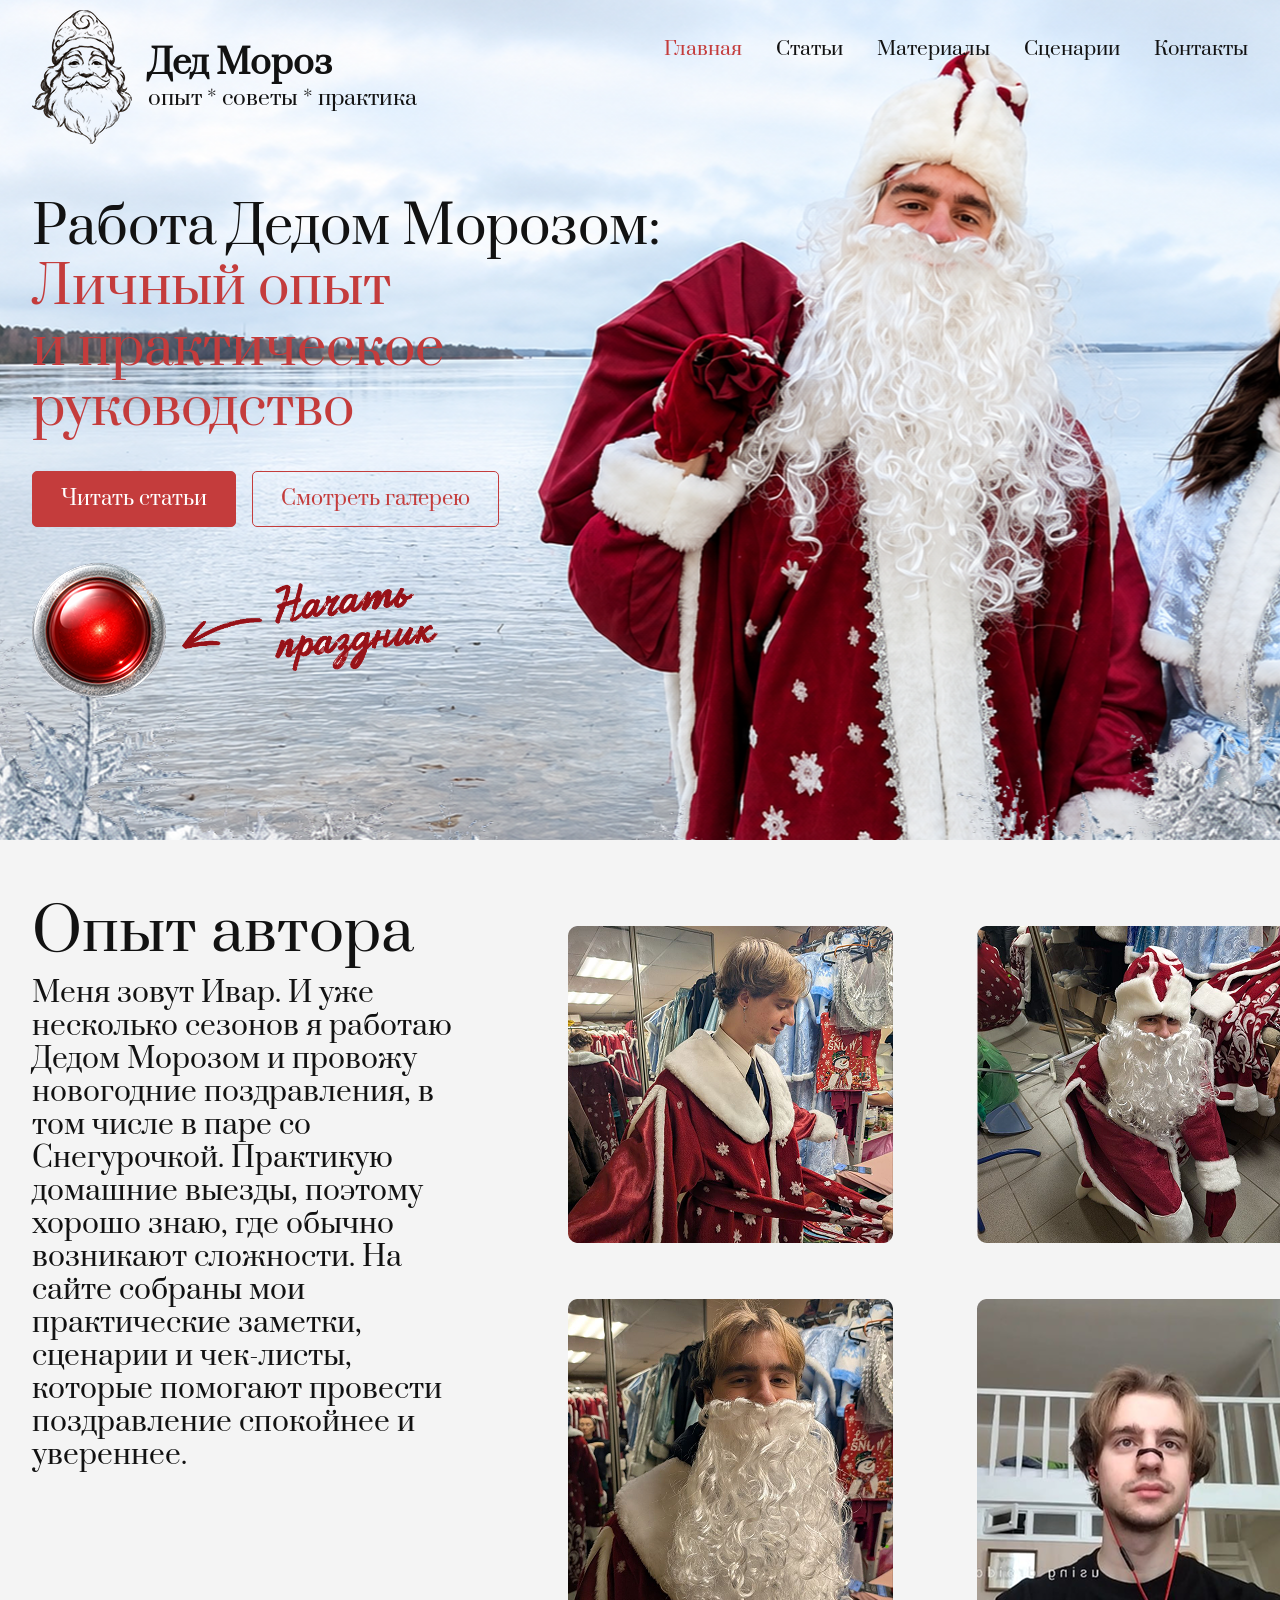
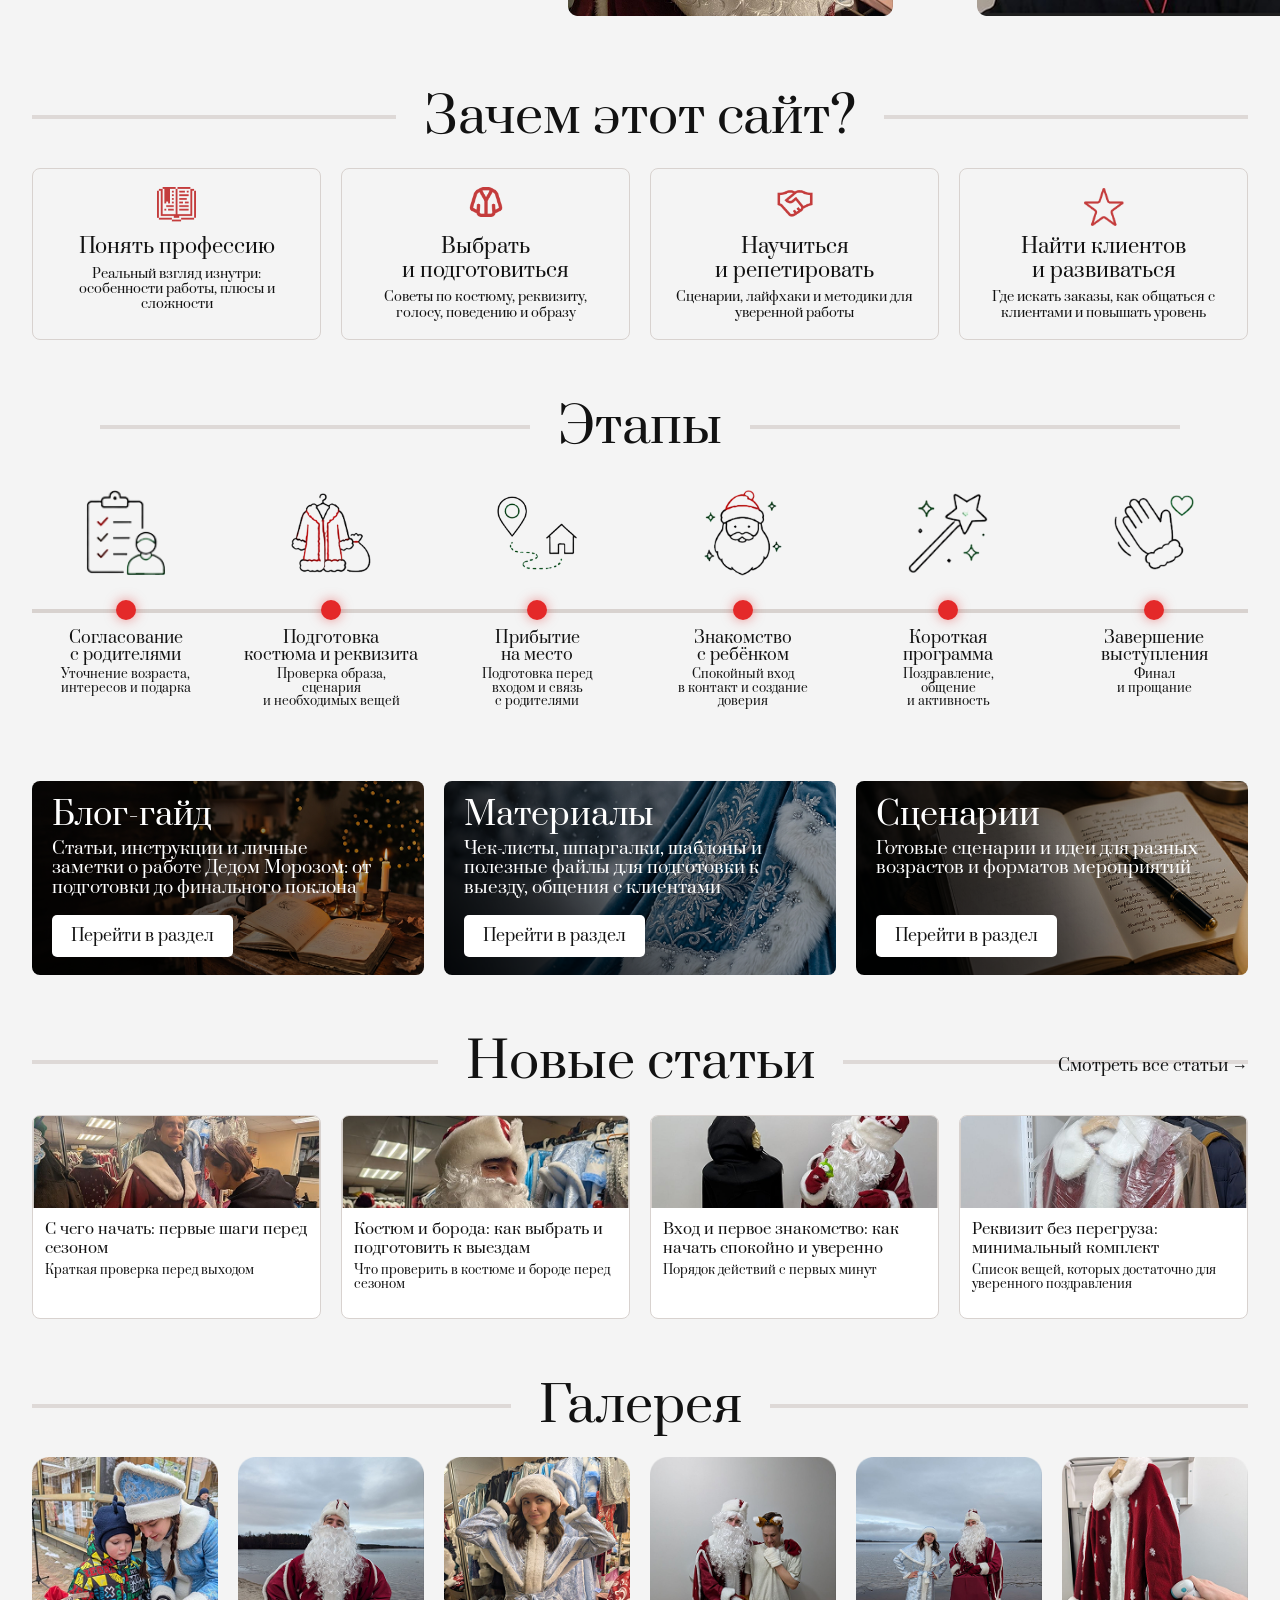
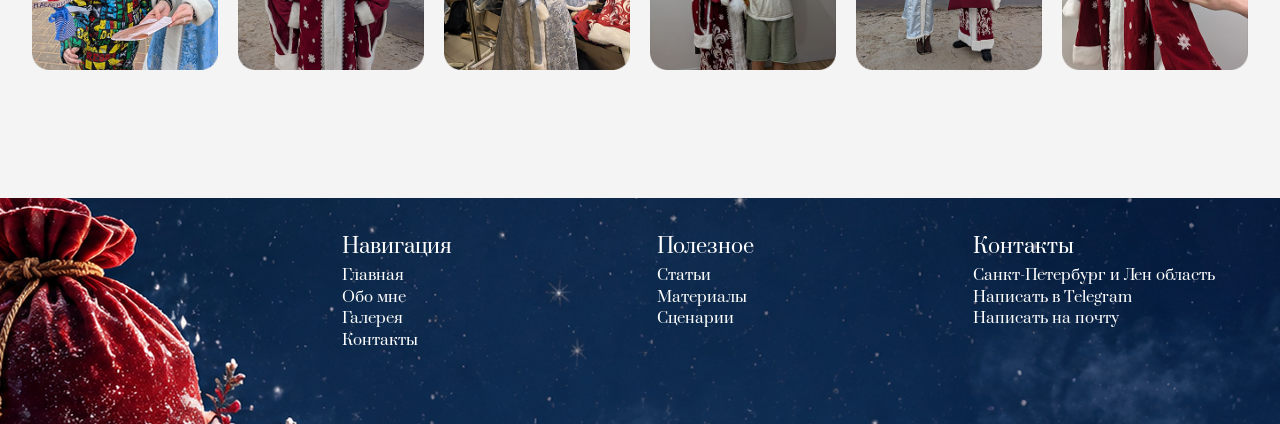
<file: index.html>
<!DOCTYPE html>
<html lang="ru">
<head>
  <meta charset="UTF-8">
  <meta name="viewport" content="width=device-width, initial-scale=1.0">
  <title>Дед Мороз</title>
  <link rel="preconnect" href="https://fonts.googleapis.com">
  <link rel="preconnect" href="https://fonts.gstatic.com" crossorigin>
  <link href="https://fonts.googleapis.com/css2?family=Prata&display=swap" rel="stylesheet">
  <link rel="stylesheet" href="styles.css">
</head>
<body class="page-home">
  <section class="home-hero">
    <header class="site-header site-header--light">
      <div class="container header__inner">
        <a class="brand" href="index.html" aria-label="Дед Мороз">
          <img src="assets/logo-dark.png" alt="">
          <span>
            <strong>Дед Мороз</strong>
            <small>опыт * советы * практика</small>
          </span>
        </a>
        <nav class="main-nav" aria-label="Основная навигация">
          <a class="active" href="index.html">Главная</a>
          <a href="articles.html">Статьи</a>
          <a href="materials.html">Материалы</a>
          <a href="scenarios.html">Сценарии</a>
          <a href="contacts.html">Контакты</a>
        </nav>
      </div>
    </header>

    <div class="container home-hero__content reveal">
      <h1>Работа Дедом Морозом:<br><span>Личный опыт<br>и практическое<br>руководство</span></h1>
      <div class="hero-actions">
        <a class="btn btn--solid" href="articles.html">Читать статьи</a>
        <a class="btn btn--outline" href="#gallery">Смотреть галерею</a>
      </div>
      <div class="magic-call">
        <img class="magic-call__button" src="assets/hero-button.png" alt="" data-lights-toggle role="button" tabindex="0" aria-label="Выпустить мишуру">
        <img class="magic-call__note" src="assets/hero-note.png" alt="Включить гирлянды">
      </div>
    </div>
  </section>

  <main>
    <section class="section author-section" id="author">
      <div class="container author-grid reveal">
        <div class="author-copy">
          <h2>Опыт автора</h2>
          <p>Меня зовут Ивар. И уже несколько сезонов я работаю Дедом Морозом и провожу новогодние поздравления, в том числе в паре со Снегурочкой. Практикую домашние выезды, поэтому хорошо знаю, где обычно возникают сложности. На сайте собраны мои практические заметки, сценарии и чек-листы, которые помогают провести поздравление спокойнее и увереннее.</p>
        </div>
        <div class="author-photos">
          <img src="assets/author-1.png" alt="">
          <img src="assets/author-2.png" alt="">
          <img src="assets/author-4.png" alt="">
          <img src="assets/author-3.png" alt="">
        </div>
      </div>
    </section>

    <section class="section compact-section">
      <div class="container reveal">
        <h2 class="line-title"><span>Зачем этот сайт?</span></h2>
        <div class="benefit-grid">
          <article class="benefit-card">
            <img class="benefit-card__icon" src="assets/streamline-pixel_content-files-open-book-bookmark.png" alt="">
            <h3>Понять профессию</h3>
            <p>Реальный взгляд изнутри: особенности работы, плюсы и сложности</p>
          </article>
          <article class="benefit-card">
            <img class="benefit-card__icon" src="assets/mingcute_coat-line.png" alt="">
            <h3>Выбрать<br>и подготовиться</h3>
            <p>Советы по костюму, реквизиту, голосу, поведению и образу</p>
          </article>
          <article class="benefit-card">
            <img class="benefit-card__icon" src="assets/la_handshake-solid.png" alt="">
            <h3>Научиться<br>и репетировать</h3>
            <p>Сценарии, лайфхаки и методики для уверенной работы</p>
          </article>
          <article class="benefit-card">
            <img class="benefit-card__icon" src="assets/Star 1.png" alt="">
            <h3>Найти клиентов<br>и развиваться</h3>
            <p>Где искать заказы, как общаться с клиентами и повышать уровень</p>
          </article>
        </div>
      </div>
    </section>

    <section class="section compact-section">
      <div class="container reveal">
        <h2 class="line-title line-title--wide"><span>Этапы</span></h2>
        <div class="process">
          <div class="process__line"></div>
          <article class="process-step">
            <img src="assets/step-1.png" alt="">
            <span></span>
            <h3>Согласование<br>с родителями</h3>
            <p>Уточнение возраста,<br>интересов и подарка</p>
          </article>
          <article class="process-step">
            <img src="assets/step-2.png" alt="">
            <span></span>
            <h3>Подготовка<br>костюма и реквизита</h3>
            <p>Проверка образа,<br>сценария<br>и необходимых вещей</p>
          </article>
          <article class="process-step">
            <img src="assets/step-3.png" alt="">
            <span></span>
            <h3>Прибытие<br>на место</h3>
            <p>Подготовка перед<br>входом и связь<br>с родителями</p>
          </article>
          <article class="process-step">
            <img src="assets/step-4.png" alt="">
            <span></span>
            <h3>Знакомство<br>с ребёнком</h3>
            <p>Спокойный вход<br>в контакт и создание<br>доверия</p>
          </article>
          <article class="process-step">
            <img src="assets/step-5.png" alt="">
            <span></span>
            <h3>Короткая<br>программа</h3>
            <p>Поздравление,<br>общение<br>и активность</p>
          </article>
          <article class="process-step">
            <img src="assets/step-6.png" alt="">
            <span></span>
            <h3>Завершение<br>выступления</h3>
            <p>Финал<br>и прощание</p>
          </article>
        </div>
      </div>
    </section>

    <section class="section link-section">
      <div class="container promo-grid reveal">
        <article class="promo-card" style="--promo-image:url('assets/section-blog.png')">
          <h2>Блог-гайд</h2>
          <p>Статьи, инструкции и личные заметки о работе Дедом Морозом: от подготовки до финального поклона</p>
          <a class="small-btn" href="articles.html">Перейти в раздел</a>
        </article>
        <article class="promo-card" style="--promo-image:url('assets/hero-materials.png')">
          <h2>Материалы</h2>
          <p>Чек-листы, шпаргалки, шаблоны и полезные файлы для подготовки к выезду, общения с клиентами</p>
          <a class="small-btn" href="materials.html">Перейти в раздел</a>
        </article>
        <article class="promo-card" style="--promo-image:url('assets/hero-scenarios.png')">
          <h2>Сценарии</h2>
          <p>Готовые сценарии и идеи для разных возрастов и форматов мероприятий</p>
          <a class="small-btn" href="scenarios.html">Перейти в раздел</a>
        </article>
      </div>
    </section>

    <section class="section compact-section">
      <div class="container reveal">
        <div class="section-heading-row">
          <h2 class="line-title"><span>Новые статьи</span></h2>
          <a href="articles.html">Смотреть все статьи →</a>
        </div>
        <div class="article-preview-grid">
          <a class="article-preview" href="article.html">
            <img src="assets/article-card-1.png" alt="">
            <h3>С чего начать: первые шаги перед сезоном</h3>
            <p>Краткая проверка перед выходом</p>
          </a>
          <a class="article-preview" href="article.html">
            <img src="assets/article-card-2.png" alt="">
            <h3>Костюм и борода: как выбрать и подготовить к выездам</h3>
            <p>Что проверить в костюме и бороде перед сезоном</p>
          </a>
          <a class="article-preview" href="article.html">
            <img src="assets/article-card-3.png" alt="">
            <h3>Вход и первое знакомство: как начать спокойно и уверенно</h3>
            <p>Порядок действий с первых минут</p>
          </a>
          <a class="article-preview" href="article.html">
            <img src="assets/article-card-4.png" alt="">
            <h3>Реквизит без перегруза: минимальный комплект</h3>
            <p>Список вещей, которых достаточно для уверенного поздравления</p>
          </a>
        </div>
      </div>
    </section>

    <section class="section gallery-section" id="gallery">
      <div class="container reveal">
        <h2 class="line-title"><span>Галерея</span></h2>
        <div class="gallery-grid">
          <a href="assets/gallery-1.png"><img src="assets/gallery-1.png" alt=""></a>
          <a href="assets/gallery-2.png"><img src="assets/gallery-2.png" alt=""></a>
          <a href="assets/gallery-3.png"><img src="assets/gallery-3.png" alt=""></a>
          <a href="assets/gallery-4.png"><img src="assets/gallery-4.png" alt=""></a>
          <a href="assets/gallery-5.png"><img src="assets/gallery-5.png" alt=""></a>
          <a href="assets/gallery-6.png"><img src="assets/gallery-6.png" alt=""></a>
        </div>
      </div>
    </section>
  </main>

  <footer class="site-footer">
    <div class="container footer-grid">
      <div></div>
      <nav>
        <h2>Навигация</h2>
        <a href="index.html">Главная</a>
        <a href="#author">Обо мне</a>
        <a href="index.html#gallery">Галерея</a>
        <a href="contacts.html">Контакты</a>
      </nav>
      <nav>
        <h2>Полезное</h2>
        <a href="articles.html">Статьи</a>
        <a href="materials.html">Материалы</a>
        <a href="scenarios.html">Сценарии</a>
      </nav>
      <nav>
        <h2>Контакты</h2>
        <span>Санкт-Петербург и Лен область</span>
        <a href="https://t.me/My_beautiful_distress">Написать в Telegram</a>
        <a href="mailto:selfishhever@gmail.com">Написать на почту</a>
      </nav>
    </div>
  </footer>

  <script src="main.js"></script>
</body>
</html>
</file>
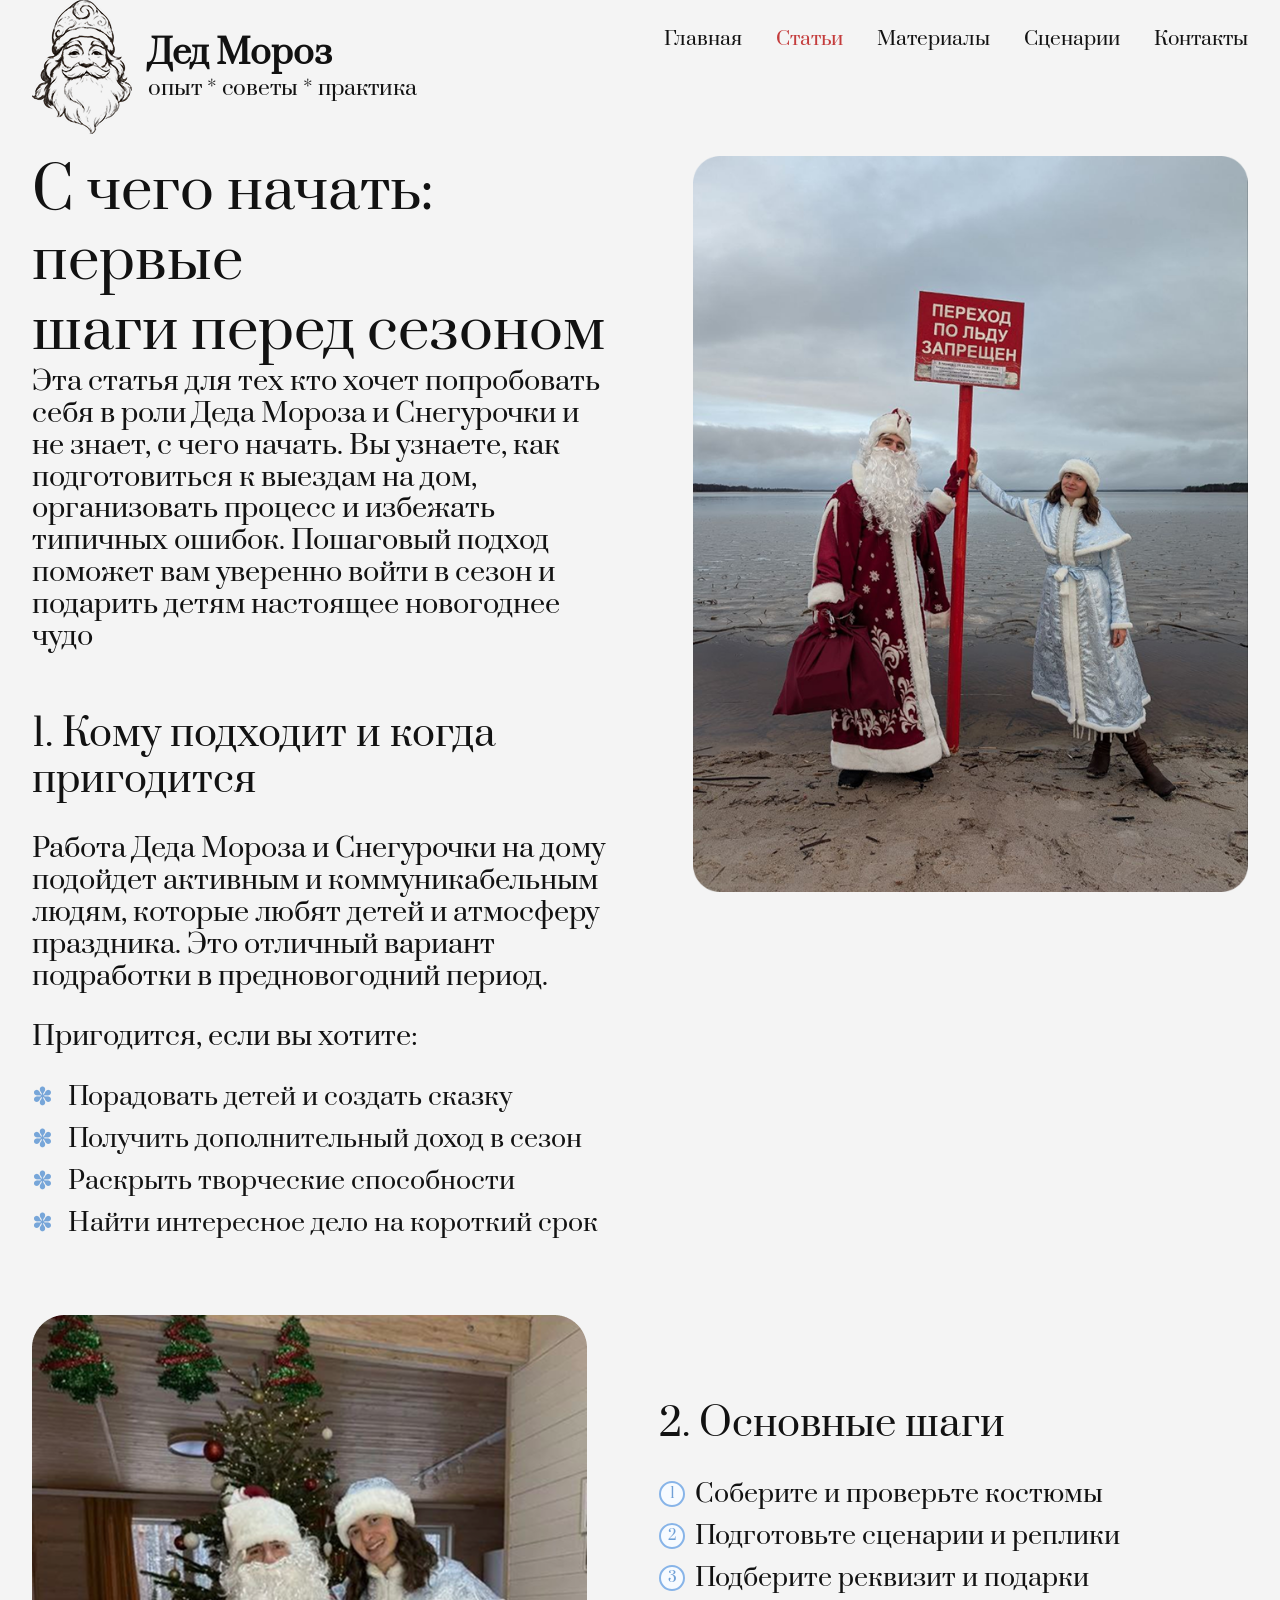
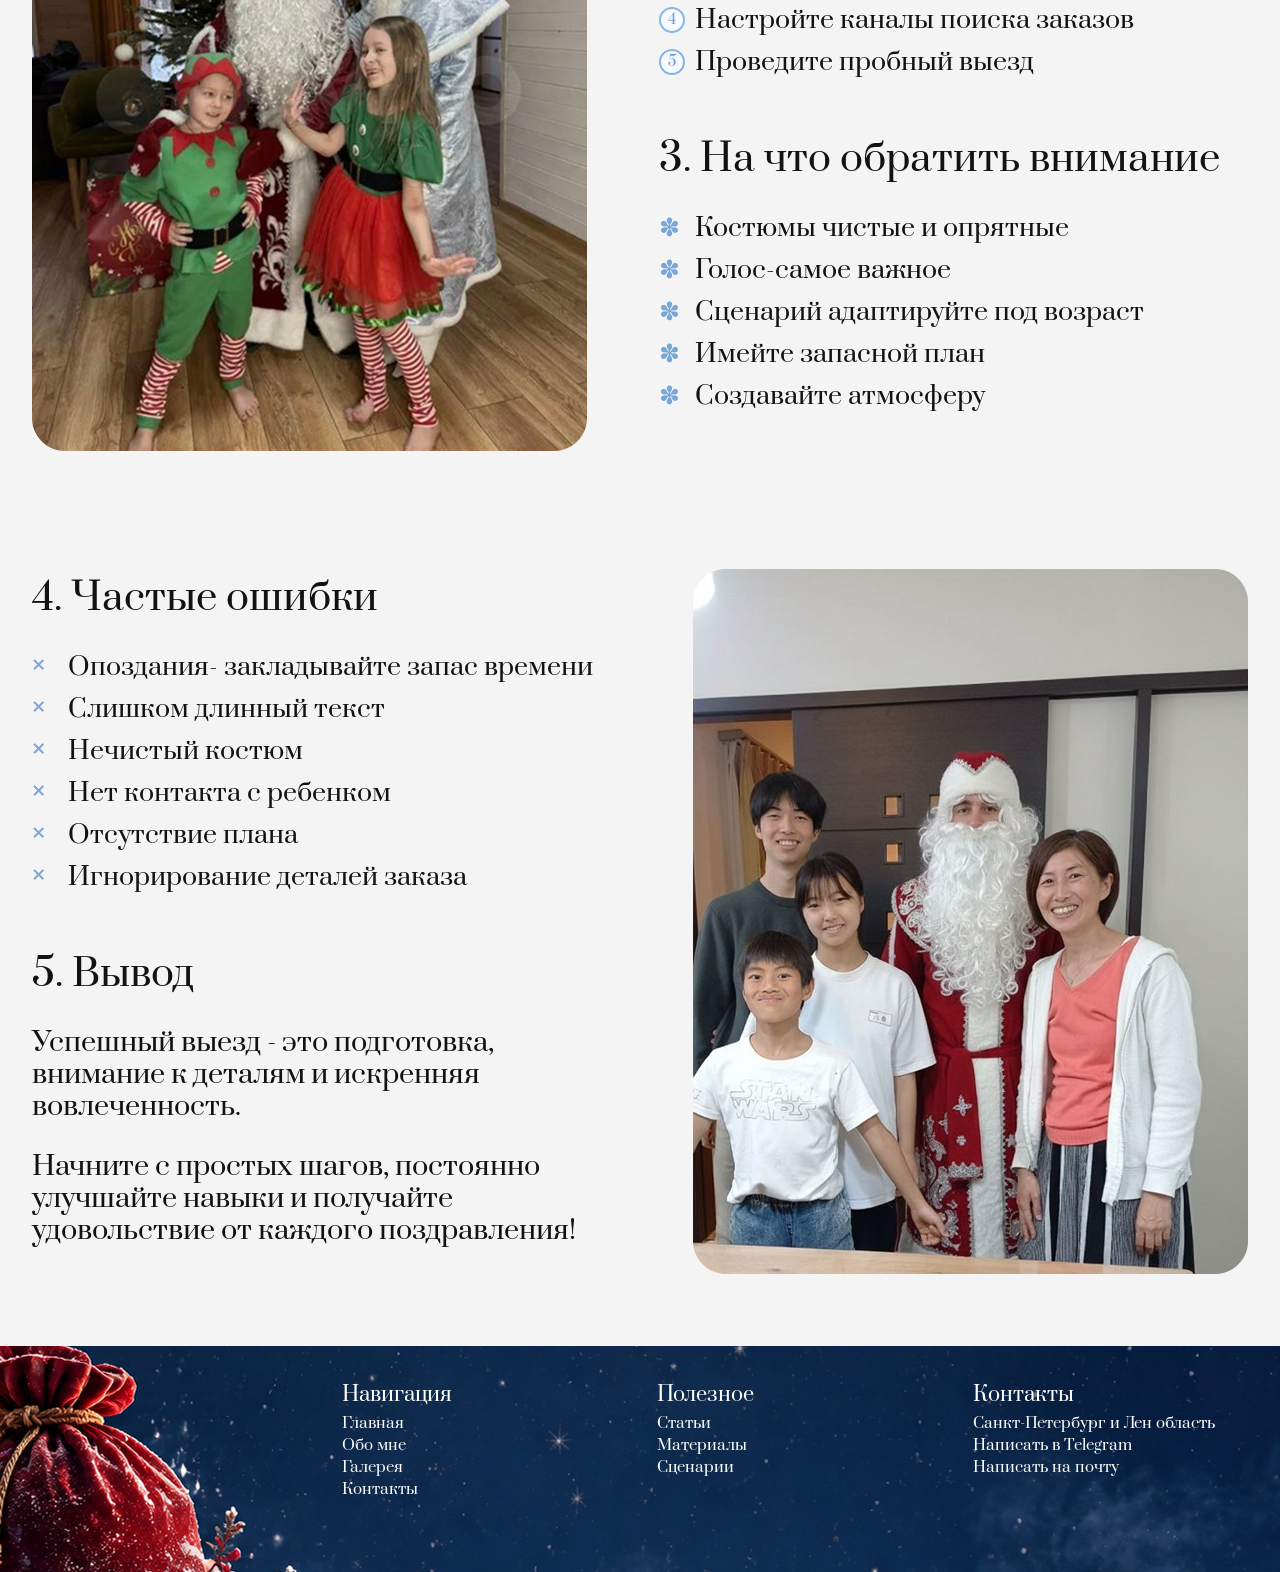
<file: article.html>
<!DOCTYPE html>
<html lang="ru">
<head>
  <meta charset="UTF-8">
  <meta name="viewport" content="width=device-width, initial-scale=1.0">
  <title>С чего начать: первые шаги перед сезоном</title>
  <link rel="preconnect" href="https://fonts.googleapis.com">
  <link rel="preconnect" href="https://fonts.gstatic.com" crossorigin>
  <link href="https://fonts.googleapis.com/css2?family=Prata&display=swap" rel="stylesheet">
  <link rel="stylesheet" href="styles.css">
</head>
<body>
  <header class="site-header site-header--plain">
    <div class="container header__inner">
      <a class="brand" href="index.html" aria-label="Дед Мороз">
        <img src="assets/logo-dark.png" alt="">
        <span><strong>Дед Мороз</strong><small>опыт * советы * практика</small></span>
      </a>
      <nav class="main-nav" aria-label="Основная навигация">
        <a href="index.html">Главная</a>
        <a class="active" href="articles.html">Статьи</a>
        <a href="materials.html">Материалы</a>
        <a href="scenarios.html">Сценарии</a>
        <a href="contacts.html">Контакты</a>
      </nav>
    </div>
  </header>

  <main class="article-detail-page">
    <article class="container article-detail reveal">
      <div class="article-block article-block--top">
        <div>
          <h1>С чего начать: первые<br>шаги перед сезоном</h1>
          <p>Эта статья для тех кто хочет попробовать себя в роли Деда Мороза и Снегурочки и не знает, с чего начать. Вы узнаете, как подготовиться к выездам на дом, организовать процесс и избежать типичных ошибок. Пошаговый подход поможет вам уверенно войти в сезон и подарить детям настоящее новогоднее чудо</p>
          <h2>1. Кому подходит и когда пригодится</h2>
          <p>Работа Деда Мороза и Снегурочки на дому подойдет активным и коммуникабельным людям, которые любят детей и атмосферу праздника. Это отличный вариант подработки в предновогодний период.</p>
          <p>Пригодится, если вы хотите:</p>
          <ul class="snow-list">
            <li>Порадовать детей и создать сказку</li>
            <li>Получить дополнительный доход в сезон</li>
            <li>Раскрыть творческие способности</li>
            <li>Найти интересное дело на короткий срок</li>
          </ul>
        </div>
        <img src="assets/article-photo-1.png" alt="">
      </div>

      <div class="article-block article-block--middle">
        <img src="assets/article-photo-2.png" alt="">
        <div>
          <h2>2. Основные шаги</h2>
          <ol class="circle-list">
            <li>Соберите и проверьте костюмы</li>
            <li>Подготовьте сценарии и реплики</li>
            <li>Подберите реквизит и подарки</li>
            <li>Настройте каналы поиска заказов</li>
            <li>Проведите пробный выезд</li>
          </ol>
          <h2>3. На что обратить внимание</h2>
          <ul class="snow-list">
            <li>Костюмы чистые и опрятные</li>
            <li>Голос-самое важное</li>
            <li>Сценарий адаптируйте под возраст</li>
            <li>Имейте запасной план</li>
            <li>Создавайте атмосферу</li>
          </ul>
        </div>
      </div>

      <div class="article-block article-block--bottom">
        <div>
          <h2>4. Частые ошибки</h2>
          <ul class="cross-list">
            <li>Опоздания- закладывайте запас времени</li>
            <li>Слишком длинный текст</li>
            <li>Нечистый костюм</li>
            <li>Нет контакта с ребенком</li>
            <li>Отсутствие плана</li>
            <li>Игнорирование деталей заказа</li>
          </ul>
          <h2>5. Вывод</h2>
          <p>Успешный выезд - это подготовка, внимание к деталям и искренняя вовлеченность.</p>
          <p>Начните с простых шагов, постоянно улучшайте навыки и получайте удовольствие от каждого поздравления!</p>
        </div>
        <img src="assets/article-photo-3.png" alt="">
      </div>
    </article>
  </main>

  <footer class="site-footer">
    <div class="container footer-grid">
      <div></div>
      <nav><h2>Навигация</h2><a href="index.html">Главная</a><a href="index.html#author">Обо мне</a><a href="index.html#gallery">Галерея</a><a href="contacts.html">Контакты</a></nav>
      <nav><h2>Полезное</h2><a href="articles.html">Статьи</a><a href="materials.html">Материалы</a><a href="scenarios.html">Сценарии</a></nav>
      <nav><h2>Контакты</h2><span>Санкт-Петербург и Лен область</span><a href="https://t.me/My_beautiful_distress">Написать в Telegram</a><a href="mailto:selfishhever@gmail.com">Написать на почту</a></nav>
    </div>
  </footer>
  <script src="main.js"></script>
</body>
</html>
</file>
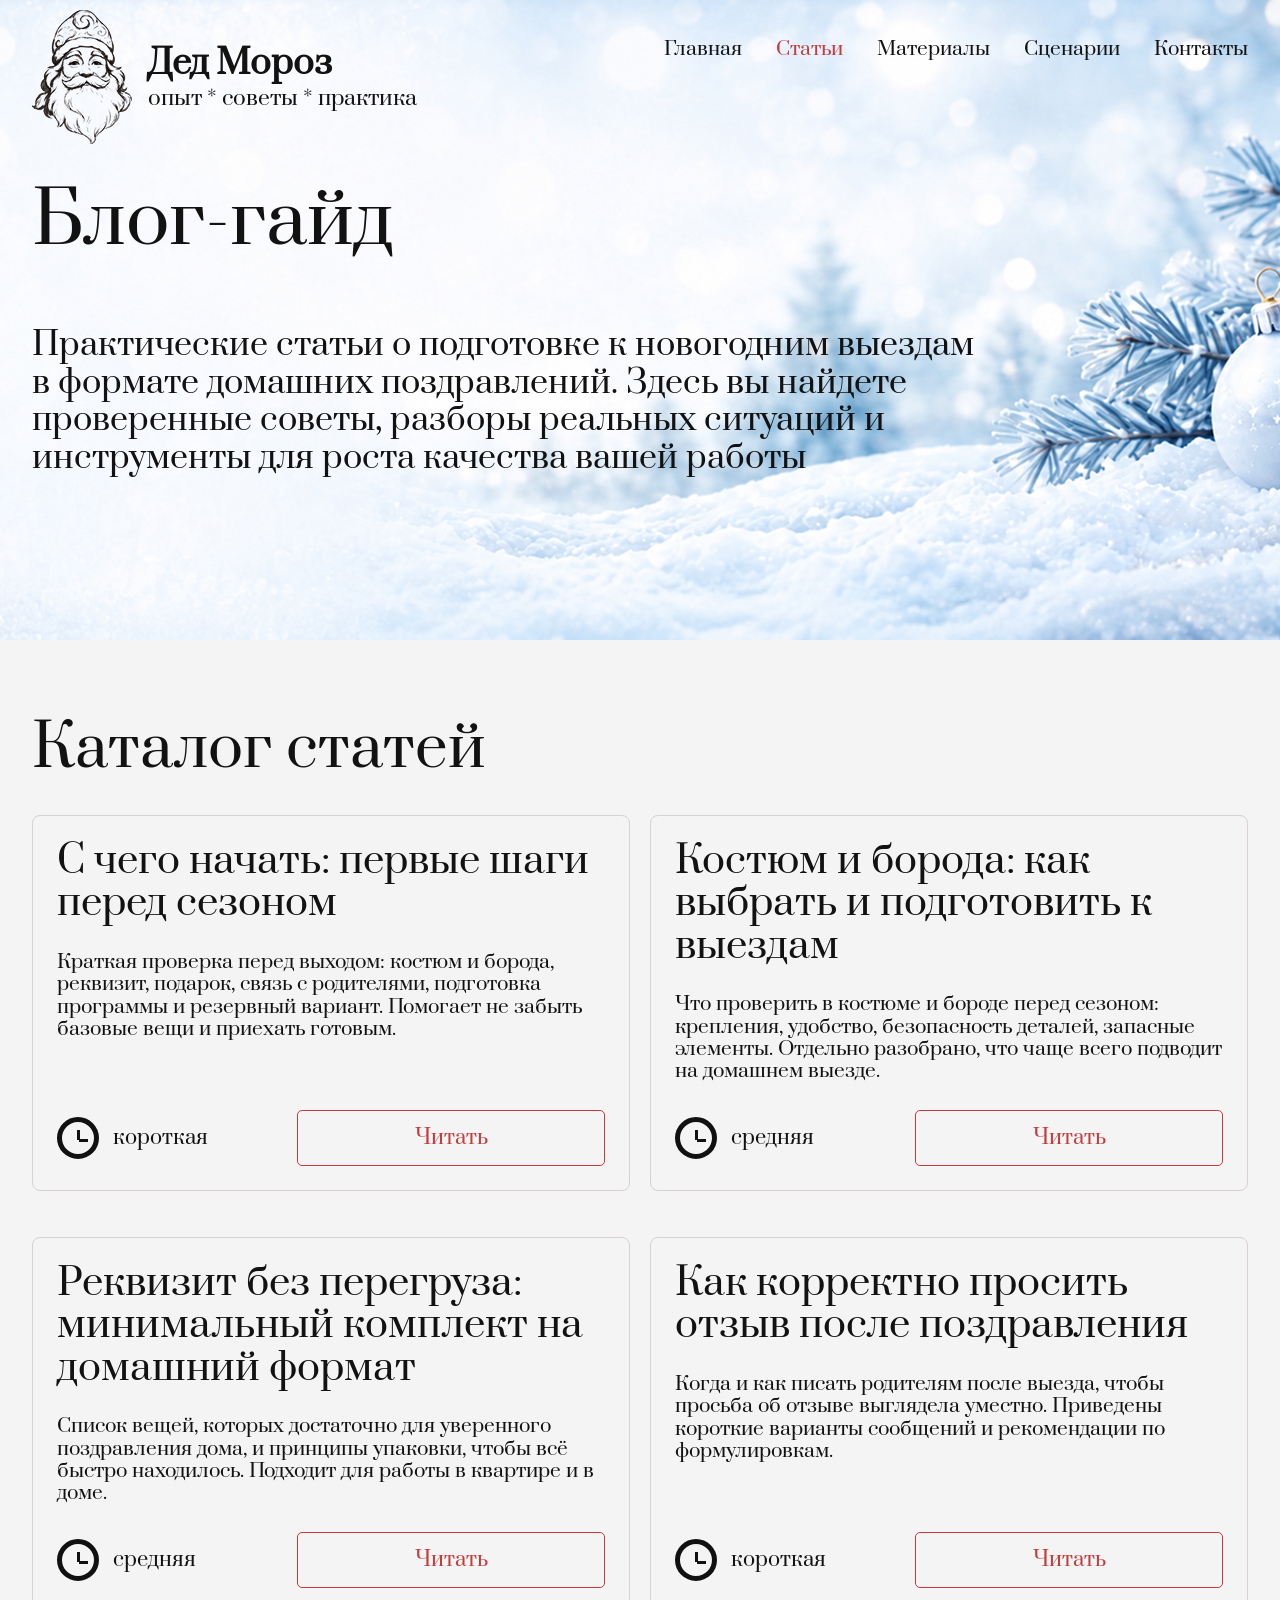
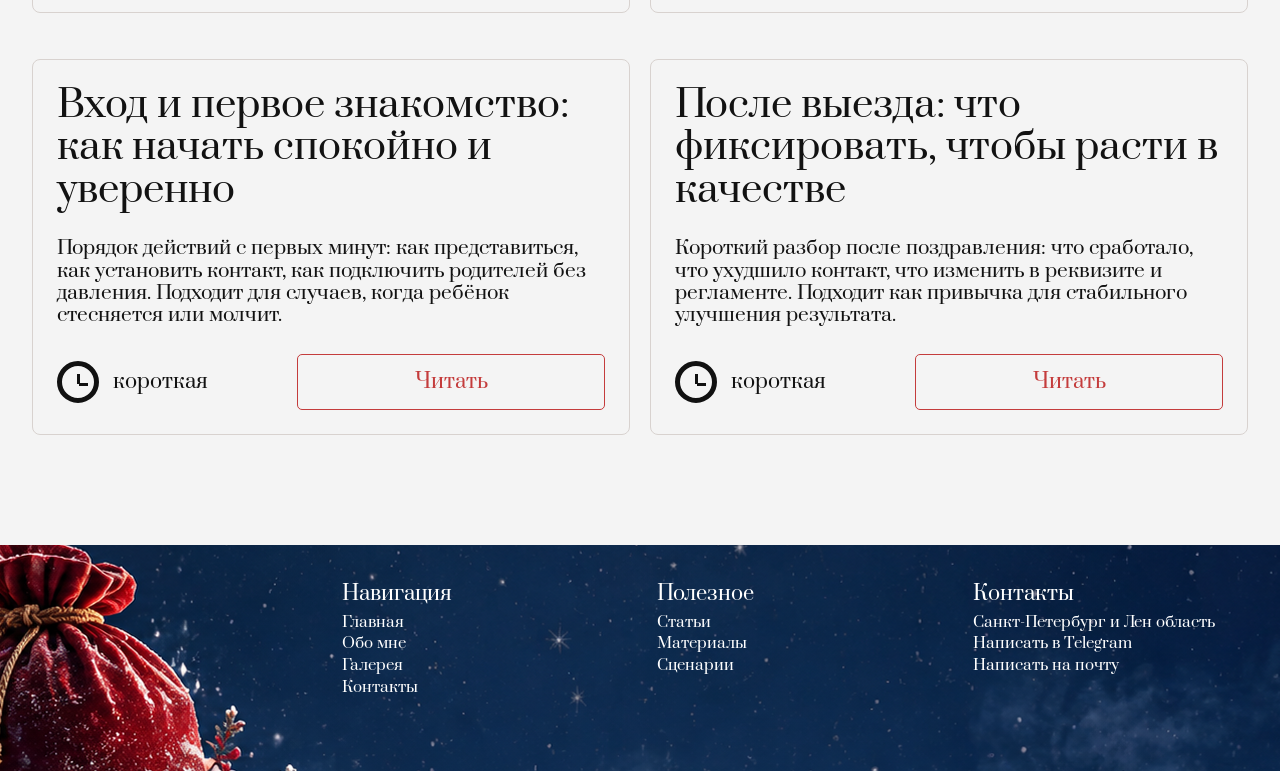
<file: articles.html>
<!DOCTYPE html>
<html lang="ru">
<head>
  <meta charset="UTF-8">
  <meta name="viewport" content="width=device-width, initial-scale=1.0">
  <title>Блог-гайд</title>
  <link rel="preconnect" href="https://fonts.googleapis.com">
  <link rel="preconnect" href="https://fonts.gstatic.com" crossorigin>
  <link href="https://fonts.googleapis.com/css2?family=Prata&display=swap" rel="stylesheet">
  <link rel="stylesheet" href="styles.css">
</head>
<body>
  <section class="page-hero page-hero--light article-hero" style="--hero:url('assets/hero-articles.png')">
    <header class="site-header site-header--light">
      <div class="container header__inner">
        <a class="brand" href="index.html" aria-label="Дед Мороз">
          <img src="assets/logo-dark.png" alt="">
          <span><strong>Дед Мороз</strong><small>опыт * советы * практика</small></span>
        </a>
        <nav class="main-nav" aria-label="Основная навигация">
          <a href="index.html">Главная</a>
          <a class="active" href="articles.html">Статьи</a>
          <a href="materials.html">Материалы</a>
          <a href="scenarios.html">Сценарии</a>
          <a href="contacts.html">Контакты</a>
        </nav>
      </div>
    </header>
    <div class="container article-hero__content reveal">
      <h1>Блог-гайд</h1>
      <p>Практические статьи о подготовке к новогодним выездам в формате домашних поздравлений. Здесь вы найдете проверенные советы, разборы реальных ситуаций и инструменты для роста качества вашей работы</p>
    </div>
  </section>

  <main>
    <section class="section article-catalog">
      <div class="container reveal">
        <h2 class="page-title">Каталог статей</h2>
        <div class="article-list-grid">
          <article class="read-card">
            <h3>С чего начать: первые шаги перед сезоном</h3>
            <p>Краткая проверка перед выходом: костюм и борода, реквизит, подарок, связь с родителями, подготовка программы и резервный вариант. Помогает не забыть базовые вещи и приехать готовым.</p>
            <footer><span class="time-mark">короткая</span><a class="btn btn--outline" href="article.html">Читать</a></footer>
          </article>
          <article class="read-card">
            <h3>Костюм и борода: как выбрать и подготовить к выездам</h3>
            <p>Что проверить в костюме и бороде перед сезоном: крепления, удобство, безопасность деталей, запасные элементы. Отдельно разобрано, что чаще всего подводит на домашнем выезде.</p>
            <footer><span class="time-mark">средняя</span><a class="btn btn--outline" href="article.html">Читать</a></footer>
          </article>
          <article class="read-card">
            <h3>Реквизит без перегруза: минимальный комплект на домашний формат</h3>
            <p>Список вещей, которых достаточно для уверенного поздравления дома, и принципы упаковки, чтобы всё быстро находилось. Подходит для работы в квартире и в доме.</p>
            <footer><span class="time-mark">средняя</span><a class="btn btn--outline" href="article.html">Читать</a></footer>
          </article>
          <article class="read-card">
            <h3>Как корректно просить отзыв после поздравления</h3>
            <p>Когда и как писать родителям после выезда, чтобы просьба об отзыве выглядела уместно. Приведены короткие варианты сообщений и рекомендации по формулировкам.</p>
            <footer><span class="time-mark">короткая</span><a class="btn btn--outline" href="article.html">Читать</a></footer>
          </article>
          <article class="read-card">
            <h3>Вход и первое знакомство: как начать спокойно и уверенно</h3>
            <p>Порядок действий с первых минут: как представиться, как установить контакт, как подключить родителей без давления. Подходит для случаев, когда ребёнок стесняется или молчит.</p>
            <footer><span class="time-mark">короткая</span><a class="btn btn--outline" href="article.html">Читать</a></footer>
          </article>
          <article class="read-card">
            <h3>После выезда: что фиксировать, чтобы расти в качестве</h3>
            <p>Короткий разбор после поздравления: что сработало, что ухудшило контакт, что изменить в реквизите и регламенте. Подходит как привычка для стабильного улучшения результата.</p>
            <footer><span class="time-mark">короткая</span><a class="btn btn--outline" href="article.html">Читать</a></footer>
          </article>
        </div>
      </div>
    </section>
  </main>

  <footer class="site-footer">
    <div class="container footer-grid">
      <div></div>
      <nav><h2>Навигация</h2><a href="index.html">Главная</a><a href="index.html#author">Обо мне</a><a href="index.html#gallery">Галерея</a><a href="contacts.html">Контакты</a></nav>
      <nav><h2>Полезное</h2><a href="articles.html">Статьи</a><a href="materials.html">Материалы</a><a href="scenarios.html">Сценарии</a></nav>
      <nav><h2>Контакты</h2><span>Санкт-Петербург и Лен область</span><a href="https://t.me/My_beautiful_distress">Написать в Telegram</a><a href="mailto:selfishhever@gmail.com">Написать на почту</a></nav>
    </div>
  </footer>
  <script src="main.js"></script>
</body>
</html>
</file>
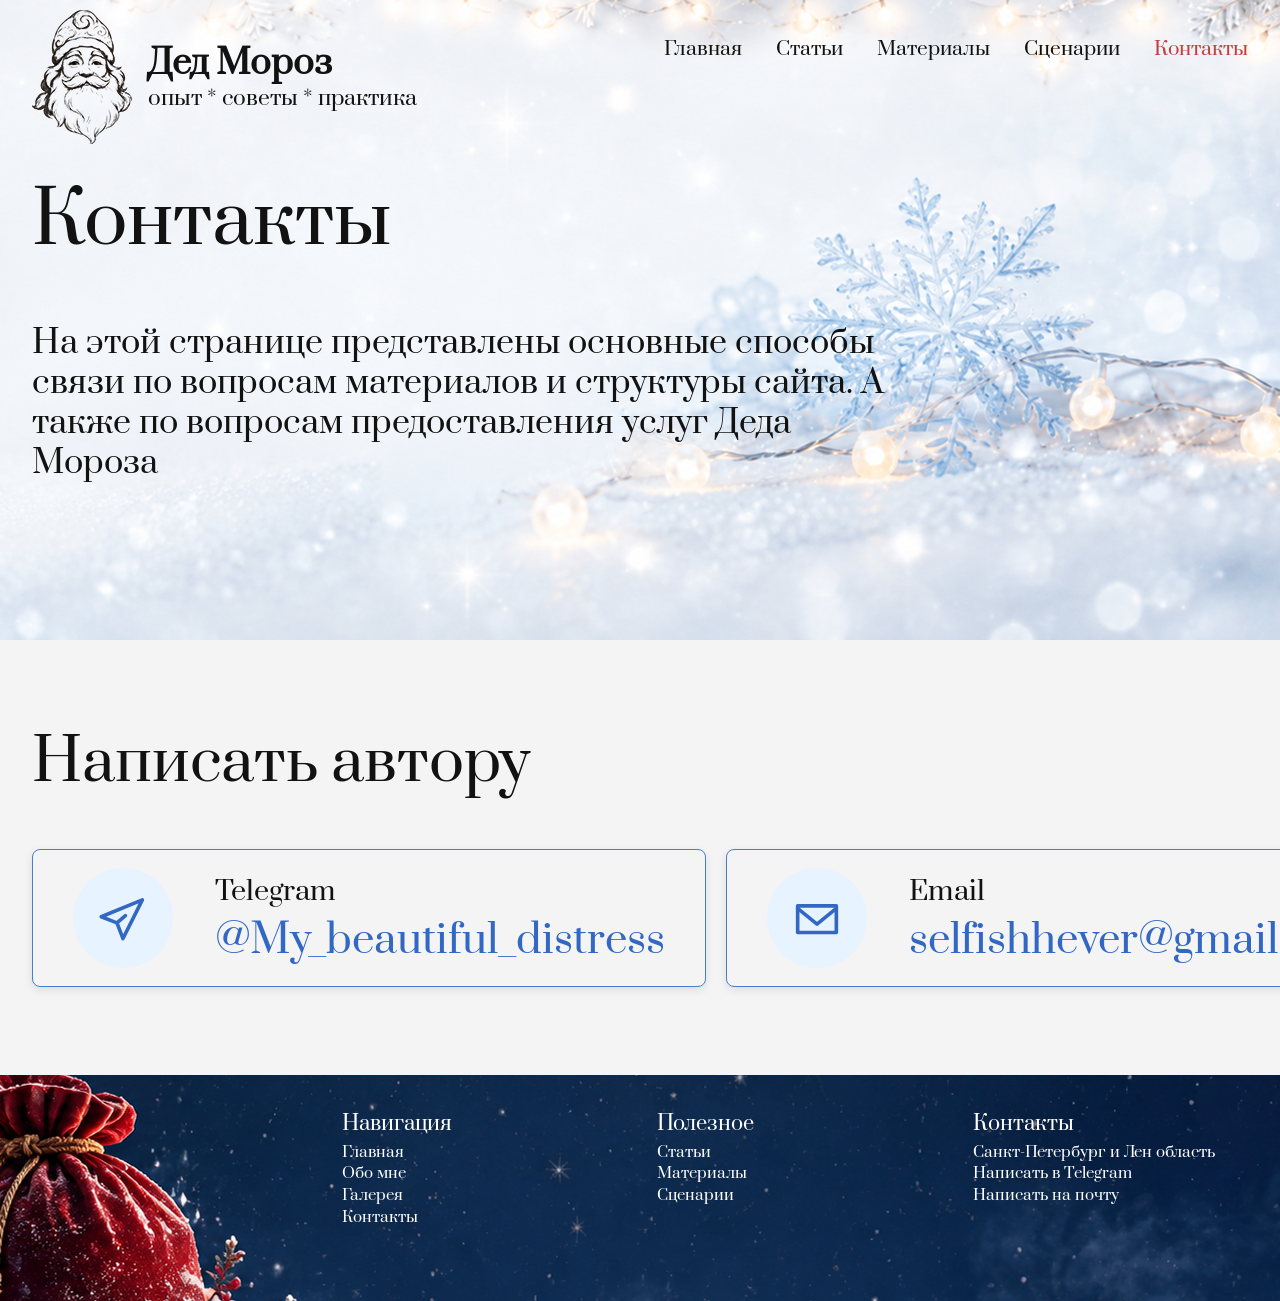
<file: contacts.html>
<!DOCTYPE html>
<html lang="ru">
<head>
  <meta charset="UTF-8">
  <meta name="viewport" content="width=device-width, initial-scale=1.0">
  <title>Контакты</title>
  <link rel="preconnect" href="https://fonts.googleapis.com">
  <link rel="preconnect" href="https://fonts.gstatic.com" crossorigin>
  <link href="https://fonts.googleapis.com/css2?family=Prata&display=swap" rel="stylesheet">
  <link rel="stylesheet" href="styles.css">
</head>
<body>
  <section class="page-hero page-hero--light contact-hero" style="--hero:url('assets/hero-contacts.png')">
    <header class="site-header site-header--light">
      <div class="container header__inner">
        <a class="brand" href="index.html" aria-label="Дед Мороз">
          <img src="assets/logo-dark.png" alt="">
          <span><strong>Дед Мороз</strong><small>опыт * советы * практика</small></span>
        </a>
        <nav class="main-nav" aria-label="Основная навигация">
          <a href="index.html">Главная</a>
          <a href="articles.html">Статьи</a>
          <a href="materials.html">Материалы</a>
          <a href="scenarios.html">Сценарии</a>
          <a class="active" href="contacts.html">Контакты</a>
        </nav>
      </div>
    </header>
    <div class="container contact-hero__content reveal">
      <h1>Контакты</h1>
      <p>На этой странице представлены основные способы связи по вопросам материалов и структуры сайта. А также по вопросам предоставления услуг Деда Мороза</p>
    </div>
  </section>

  <main>
    <section class="section contact-section">
      <div class="container reveal">
        <h2 class="page-title">Написать автору</h2>
        <div class="contact-grid">
          <a class="contact-card" href="https://t.me/My_beautiful_distress">
            <span class="contact-icon" aria-hidden="true"><svg viewBox="0 0 48 48"><path d="M40 9L6 23l13 5 5 13 16-32Z"/><path d="M19 28l7-6"/></svg></span>
            <span><small>Telegram</small><strong>@My_beautiful_distress</strong></span>
          </a>
          <a class="contact-card" href="mailto:selfishhever@gmail.com">
            <span class="contact-icon" aria-hidden="true"><svg viewBox="0 0 48 48"><path d="M8 14h32v22H8z"/><path d="M8 16l16 13 16-13"/></svg></span>
            <span><small>Email</small><strong>selfishhever@gmail.com</strong></span>
          </a>
        </div>
      </div>
    </section>
  </main>

  <footer class="site-footer">
    <div class="container footer-grid">
      <div></div>
      <nav><h2>Навигация</h2><a href="index.html">Главная</a><a href="index.html#author">Обо мне</a><a href="index.html#gallery">Галерея</a><a href="contacts.html">Контакты</a></nav>
      <nav><h2>Полезное</h2><a href="articles.html">Статьи</a><a href="materials.html">Материалы</a><a href="scenarios.html">Сценарии</a></nav>
      <nav><h2>Контакты</h2><span>Санкт-Петербург и Лен область</span><a href="https://t.me/My_beautiful_distress">Написать в Telegram</a><a href="mailto:selfishhever@gmail.com">Написать на почту</a></nav>
    </div>
  </footer>
  <script src="main.js"></script>
</body>
</html>
</file>
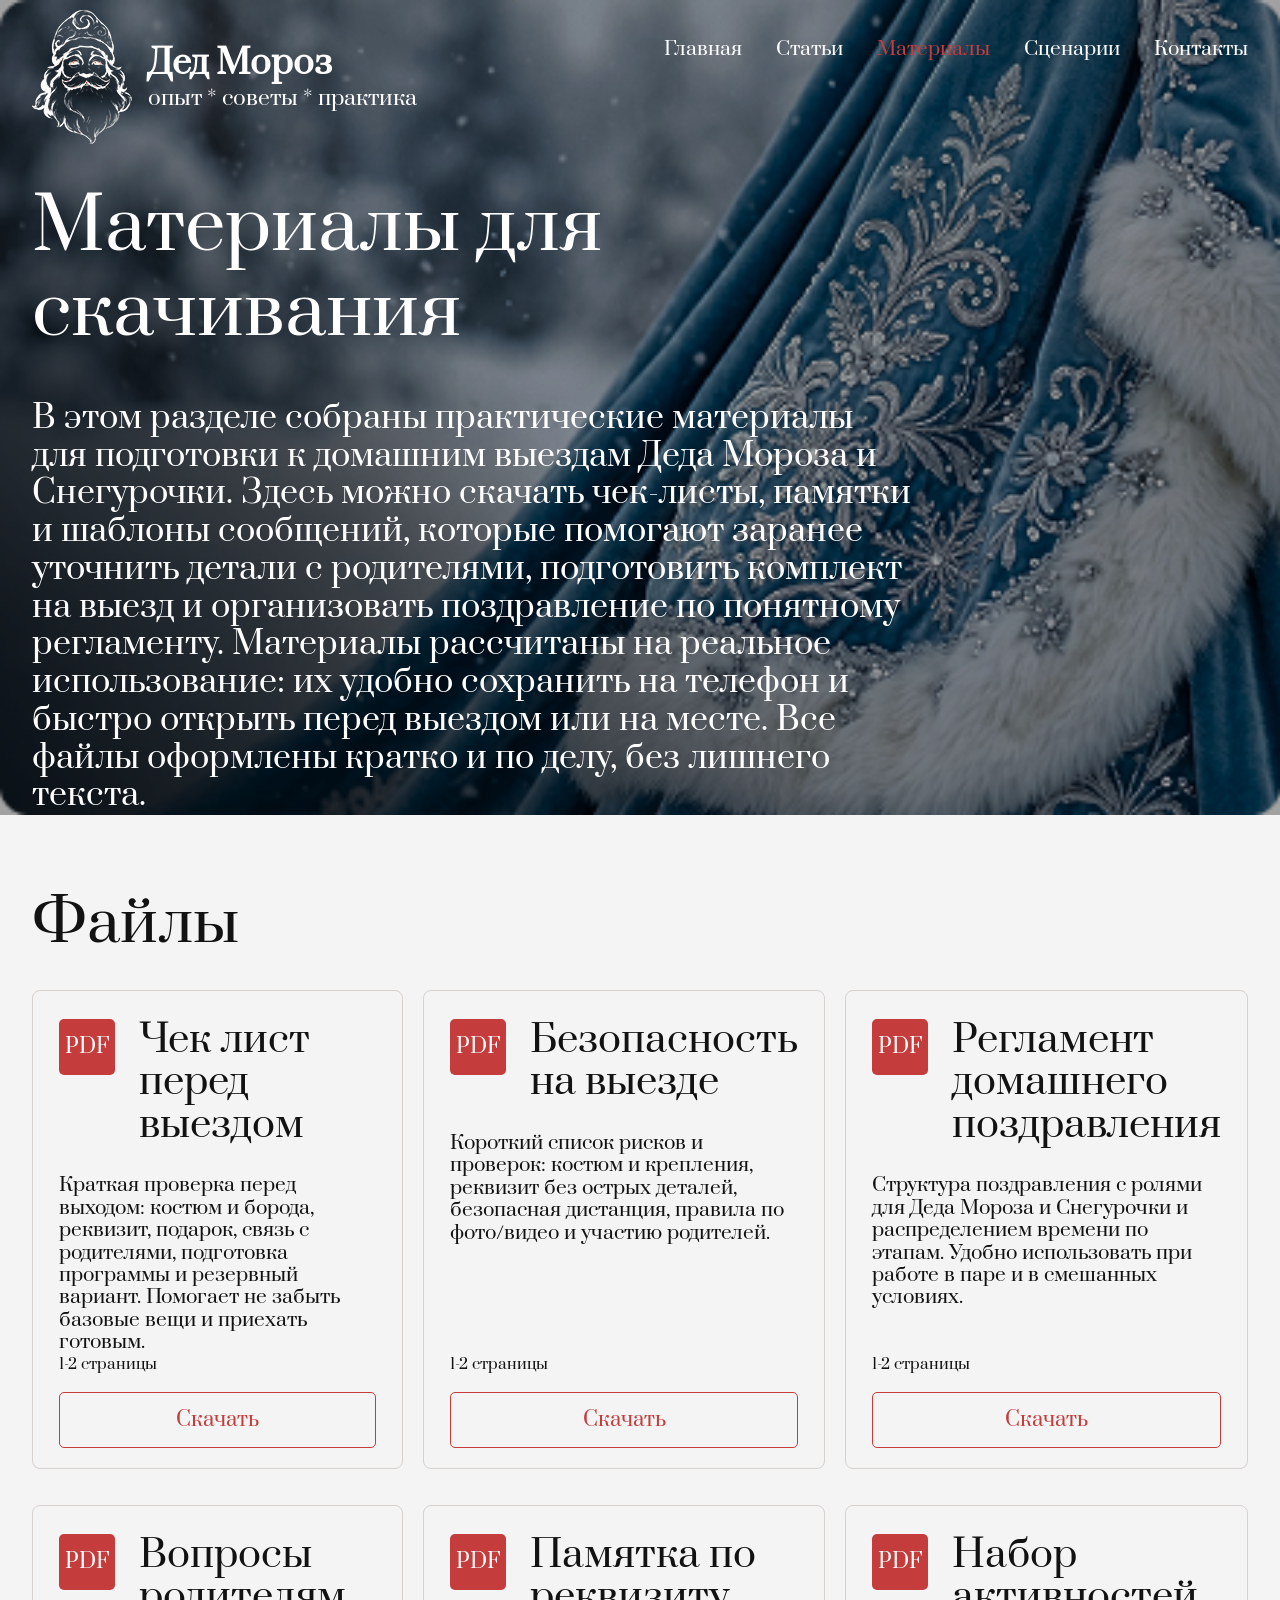
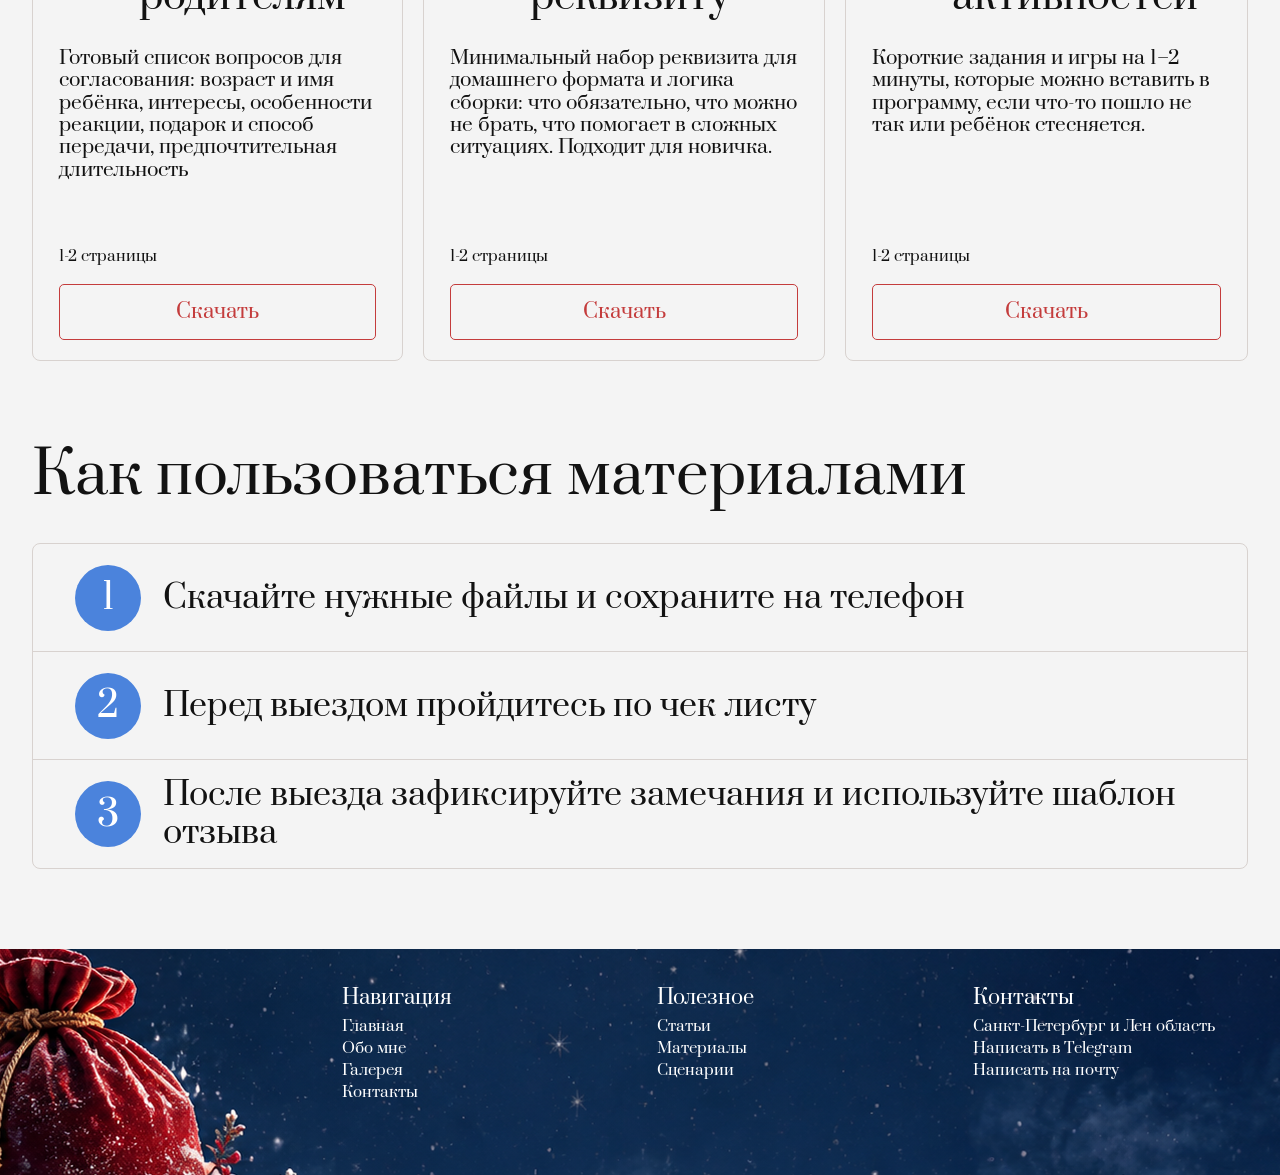
<file: materials.html>
<!DOCTYPE html>
<html lang="ru">
<head>
  <meta charset="UTF-8">
  <meta name="viewport" content="width=device-width, initial-scale=1.0">
  <title>Материалы для скачивания</title>
  <link rel="preconnect" href="https://fonts.googleapis.com">
  <link rel="preconnect" href="https://fonts.gstatic.com" crossorigin>
  <link href="https://fonts.googleapis.com/css2?family=Prata&display=swap" rel="stylesheet">
  <link rel="stylesheet" href="styles.css">
</head>
<body>
  <section class="page-hero page-hero--dark" style="--hero:url('assets/hero-materials.png')">
    <header class="site-header site-header--dark">
      <div class="container header__inner">
        <a class="brand" href="index.html" aria-label="Дед Мороз">
          <img src="assets/logo-light.png" alt="">
          <span><strong>Дед Мороз</strong><small>опыт * советы * практика</small></span>
        </a>
        <nav class="main-nav" aria-label="Основная навигация">
          <a href="index.html">Главная</a>
          <a href="articles.html">Статьи</a>
          <a class="active" href="materials.html">Материалы</a>
          <a href="scenarios.html">Сценарии</a>
          <a href="contacts.html">Контакты</a>
        </nav>
      </div>
    </header>
    <div class="container page-hero__content reveal">
      <h1>Материалы для<br>скачивания</h1>
      <p>В этом разделе собраны практические материалы для подготовки к домашним выездам Деда Мороза и Снегурочки. Здесь можно скачать чек-листы, памятки и шаблоны сообщений, которые помогают заранее уточнить детали с родителями, подготовить комплект на выезд и организовать поздравление по понятному регламенту. Материалы рассчитаны на реальное использование: их удобно сохранить на телефон и быстро открыть перед выездом или на месте. Все файлы оформлены кратко и по делу, без лишнего текста.</p>
    </div>
  </section>

  <main>
    <section class="section catalog-section">
      <div class="container reveal">
        <h2 class="page-title">Файлы</h2>
        <div class="file-grid">
          <article class="file-card">
            <div class="file-card__title"><span>PDF</span><h3>Чек лист перед выездом</h3></div>
            <p>Краткая проверка перед выходом: костюм и борода, реквизит, подарок, связь с родителями, подготовка программы и резервный вариант. Помогает не забыть базовые вещи и приехать готовым.</p>
            <small>1-2 страницы</small>
            <a class="btn btn--outline" href="#">Скачать</a>
          </article>
          <article class="file-card">
            <div class="file-card__title"><span>PDF</span><h3>Безопасность на выезде</h3></div>
            <p>Короткий список рисков и проверок: костюм и крепления, реквизит без острых деталей, безопасная дистанция, правила по фото/видео и участию родителей.</p>
            <small>1-2 страницы</small>
            <a class="btn btn--outline" href="#">Скачать</a>
          </article>
          <article class="file-card">
            <div class="file-card__title"><span>PDF</span><h3>Регламент домашнего поздравления</h3></div>
            <p>Структура поздравления с ролями для Деда Мороза и Снегурочки и распределением времени по этапам. Удобно использовать при работе в паре и в смешанных условиях.</p>
            <small>1-2 страницы</small>
            <a class="btn btn--outline" href="#">Скачать</a>
          </article>
          <article class="file-card">
            <div class="file-card__title"><span>PDF</span><h3>Вопросы родителям</h3></div>
            <p>Готовый список вопросов для согласования: возраст и имя ребёнка, интересы, особенности реакции, подарок и способ передачи, предпочтительная длительность</p>
            <small>1-2 страницы</small>
            <a class="btn btn--outline" href="#">Скачать</a>
          </article>
          <article class="file-card">
            <div class="file-card__title"><span>PDF</span><h3>Памятка по реквизиту</h3></div>
            <p>Минимальный набор реквизита для домашнего формата и логика сборки: что обязательно, что можно не брать, что помогает в сложных ситуациях. Подходит для новичка.</p>
            <small>1-2 страницы</small>
            <a class="btn btn--outline" href="#">Скачать</a>
          </article>
          <article class="file-card">
            <div class="file-card__title"><span>PDF</span><h3>Набор активностей</h3></div>
            <p>Короткие задания и игры на 1–2 минуты, которые можно вставить в программу, если что-то пошло не так или ребёнок стесняется.</p>
            <small>1-2 страницы</small>
            <a class="btn btn--outline" href="#">Скачать</a>
          </article>
        </div>
      </div>
    </section>

    <section class="section use-section">
      <div class="container reveal">
        <h2 class="page-title">Как пользоваться материалами</h2>
        <ol class="number-list">
          <li><span>1</span>Скачайте нужные файлы и сохраните на телефон</li>
          <li><span>2</span>Перед выездом пройдитесь по чек листу</li>
          <li><span>3</span>После выезда зафиксируйте замечания и используйте шаблон отзыва</li>
        </ol>
      </div>
    </section>
  </main>

  <footer class="site-footer">
    <div class="container footer-grid">
      <div></div>
      <nav><h2>Навигация</h2><a href="index.html">Главная</a><a href="index.html#author">Обо мне</a><a href="index.html#gallery">Галерея</a><a href="contacts.html">Контакты</a></nav>
      <nav><h2>Полезное</h2><a href="articles.html">Статьи</a><a href="materials.html">Материалы</a><a href="scenarios.html">Сценарии</a></nav>
      <nav><h2>Контакты</h2><span>Санкт-Петербург и Лен область</span><a href="https://t.me/My_beautiful_distress">Написать в Telegram</a><a href="mailto:selfishhever@gmail.com">Написать на почту</a></nav>
    </div>
  </footer>
  <script src="main.js"></script>
</body>
</html>
</file>
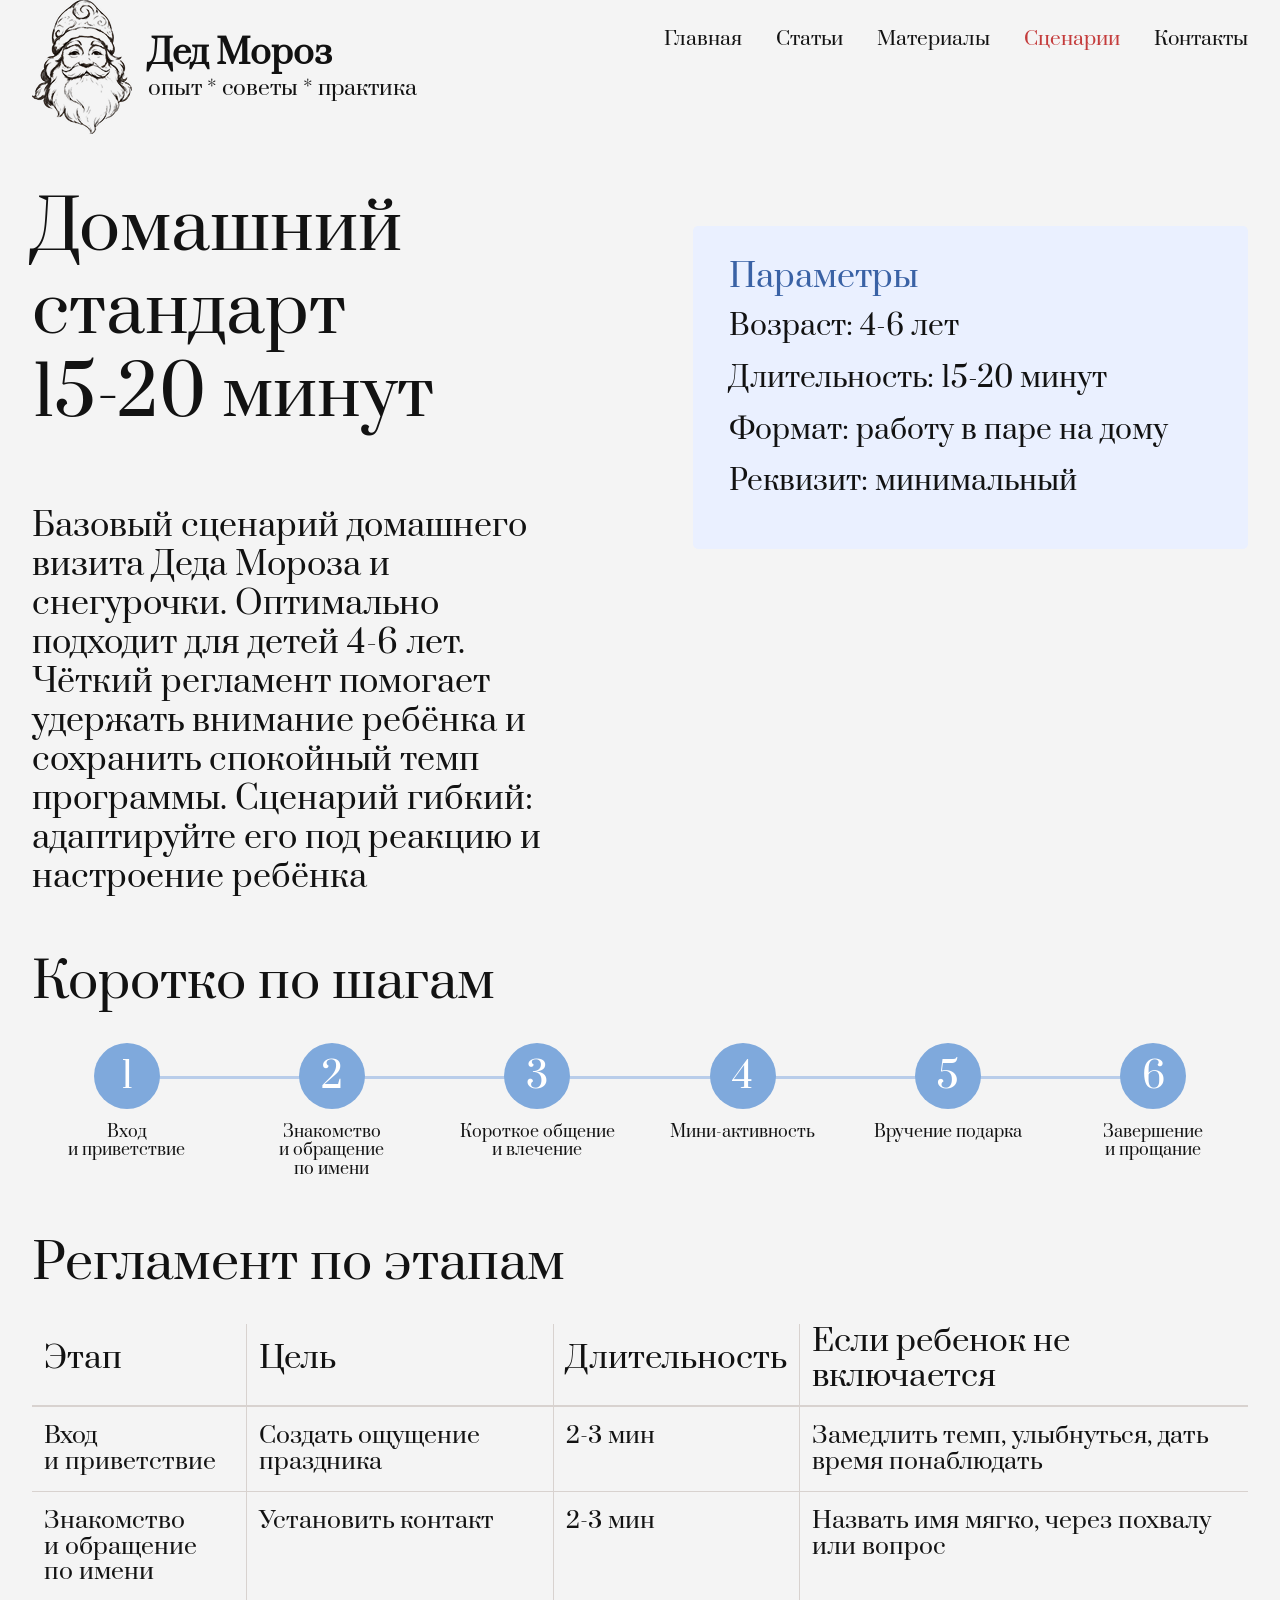
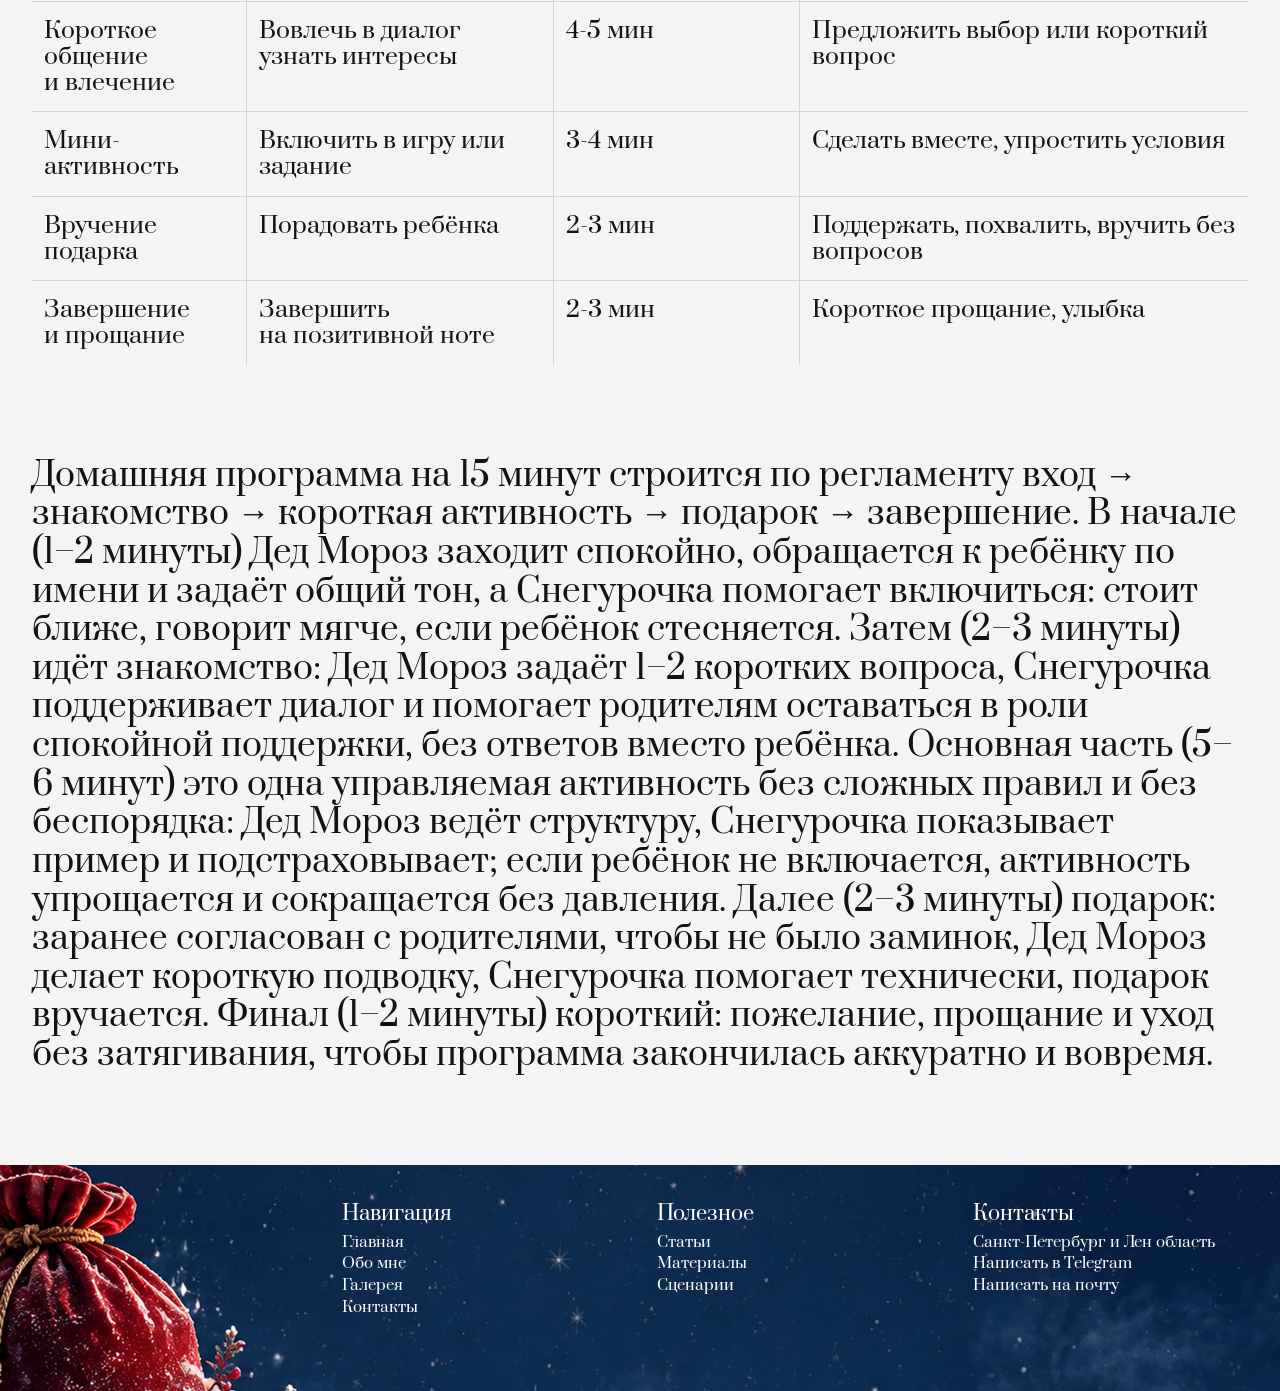
<file: scenario.html>
<!DOCTYPE html>
<html lang="ru">
<head>
  <meta charset="UTF-8">
  <meta name="viewport" content="width=device-width, initial-scale=1.0">
  <title>Домашний стандарт</title>
  <link rel="preconnect" href="https://fonts.googleapis.com">
  <link rel="preconnect" href="https://fonts.gstatic.com" crossorigin>
  <link href="https://fonts.googleapis.com/css2?family=Prata&display=swap" rel="stylesheet">
  <link rel="stylesheet" href="styles.css">
</head>
<body>
  <header class="site-header site-header--plain">
    <div class="container header__inner">
      <a class="brand" href="index.html" aria-label="Дед Мороз">
        <img src="assets/logo-dark.png" alt="">
        <span><strong>Дед Мороз</strong><small>опыт * советы * практика</small></span>
      </a>
      <nav class="main-nav" aria-label="Основная навигация">
        <a href="index.html">Главная</a>
        <a href="articles.html">Статьи</a>
        <a href="materials.html">Материалы</a>
        <a class="active" href="scenarios.html">Сценарии</a>
        <a href="contacts.html">Контакты</a>
      </nav>
    </div>
  </header>

  <main class="detail-page">
    <section class="section scenario-detail">
      <div class="container reveal">
        <div class="detail-intro">
          <div>
            <h1>Домашний стандарт<br>15-20 минут</h1>
            <p>Базовый сценарий домашнего визита Деда Мороза и снегурочки. Оптимально подходит для детей 4-6 лет. Чёткий регламент помогает удержать внимание ребёнка и сохранить спокойный темп программы. Сценарий гибкий: адаптируйте его под реакцию и настроение ребёнка</p>
          </div>
          <aside class="params-card">
            <h2>Параметры</h2>
            <p>Возраст: 4-6 лет</p>
            <p>Длительность: 15-20 минут</p>
            <p>Формат: работу в паре на дому</p>
            <p>Реквизит: минимальный</p>
          </aside>
        </div>

        <h2 class="content-title">Коротко по шагам</h2>
        <div class="blue-timeline">
          <article><span>1</span><p>Вход<br>и приветствие</p></article>
          <article><span>2</span><p>Знакомство<br>и обращение<br>по имени</p></article>
          <article><span>3</span><p>Короткое общение<br>и влечение</p></article>
          <article><span>4</span><p>Мини-активность</p></article>
          <article><span>5</span><p>Вручение подарка</p></article>
          <article><span>6</span><p>Завершение<br>и прощание</p></article>
        </div>

        <h2 class="content-title">Регламент по этапам</h2>
        <div class="scenario-table-wrap">
          <table class="scenario-table">
            <thead><tr><th>Этап</th><th>Цель</th><th>Длительность</th><th>Если ребенок не включается</th></tr></thead>
            <tbody>
              <tr><td>Вход<br>и приветствие</td><td>Создать ощущение праздника</td><td>2-3 мин</td><td>Замедлить темп, улыбнуться, дать время понаблюдать</td></tr>
              <tr><td>Знакомство<br>и обращение<br>по имени</td><td>Установить контакт</td><td>2-3 мин</td><td>Назвать имя мягко, через похвалу или вопрос</td></tr>
              <tr><td>Короткое общение<br>и влечение</td><td>Вовлечь в диалог узнать интересы</td><td>4-5 мин</td><td>Предложить выбор или короткий вопрос</td></tr>
              <tr><td>Мини-активность</td><td>Включить в игру или задание</td><td>3-4 мин</td><td>Сделать вместе, упростить условия</td></tr>
              <tr><td>Вручение подарка</td><td>Порадовать ребёнка</td><td>2-3 мин</td><td>Поддержать, похвалить, вручить без вопросов</td></tr>
              <tr><td>Завершение<br>и прощание</td><td>Завершить<br>на позитивной ноте</td><td>2-3 мин</td><td>Короткое прощание, улыбка</td></tr>
            </tbody>
          </table>
        </div>

        <p class="long-text">Домашняя программа на 15 минут строится по регламенту вход → знакомство → короткая активность → подарок → завершение. В начале (1–2 минуты) Дед Мороз заходит спокойно, обращается к ребёнку по имени и задаёт общий тон, а Снегурочка помогает включиться: стоит ближе, говорит мягче, если ребёнок стесняется. Затем (2–3 минуты) идёт знакомство: Дед Мороз задаёт 1–2 коротких вопроса, Снегурочка поддерживает диалог и помогает родителям оставаться в роли спокойной поддержки, без ответов вместо ребёнка. Основная часть (5–6 минут) это одна управляемая активность без сложных правил и без беспорядка: Дед Мороз ведёт структуру, Снегурочка показывает пример и подстраховывает; если ребёнок не включается, активность упрощается и сокращается без давления. Далее (2–3 минуты) подарок: заранее согласован с родителями, чтобы не было заминок, Дед Мороз делает короткую подводку, Снегурочка помогает технически, подарок вручается. Финал (1–2 минуты) короткий: пожелание, прощание и уход без затягивания, чтобы программа закончилась аккуратно и вовремя.</p>
      </div>
    </section>
  </main>

  <footer class="site-footer">
    <div class="container footer-grid">
      <div></div>
      <nav><h2>Навигация</h2><a href="index.html">Главная</a><a href="index.html#author">Обо мне</a><a href="index.html#gallery">Галерея</a><a href="contacts.html">Контакты</a></nav>
      <nav><h2>Полезное</h2><a href="articles.html">Статьи</a><a href="materials.html">Материалы</a><a href="scenarios.html">Сценарии</a></nav>
      <nav><h2>Контакты</h2><span>Санкт-Петербург и Лен область</span><a href="https://t.me/My_beautiful_distress">Написать в Telegram</a><a href="mailto:selfishhever@gmail.com">Написать на почту</a></nav>
    </div>
  </footer>
  <script src="main.js"></script>
</body>
</html>
</file>
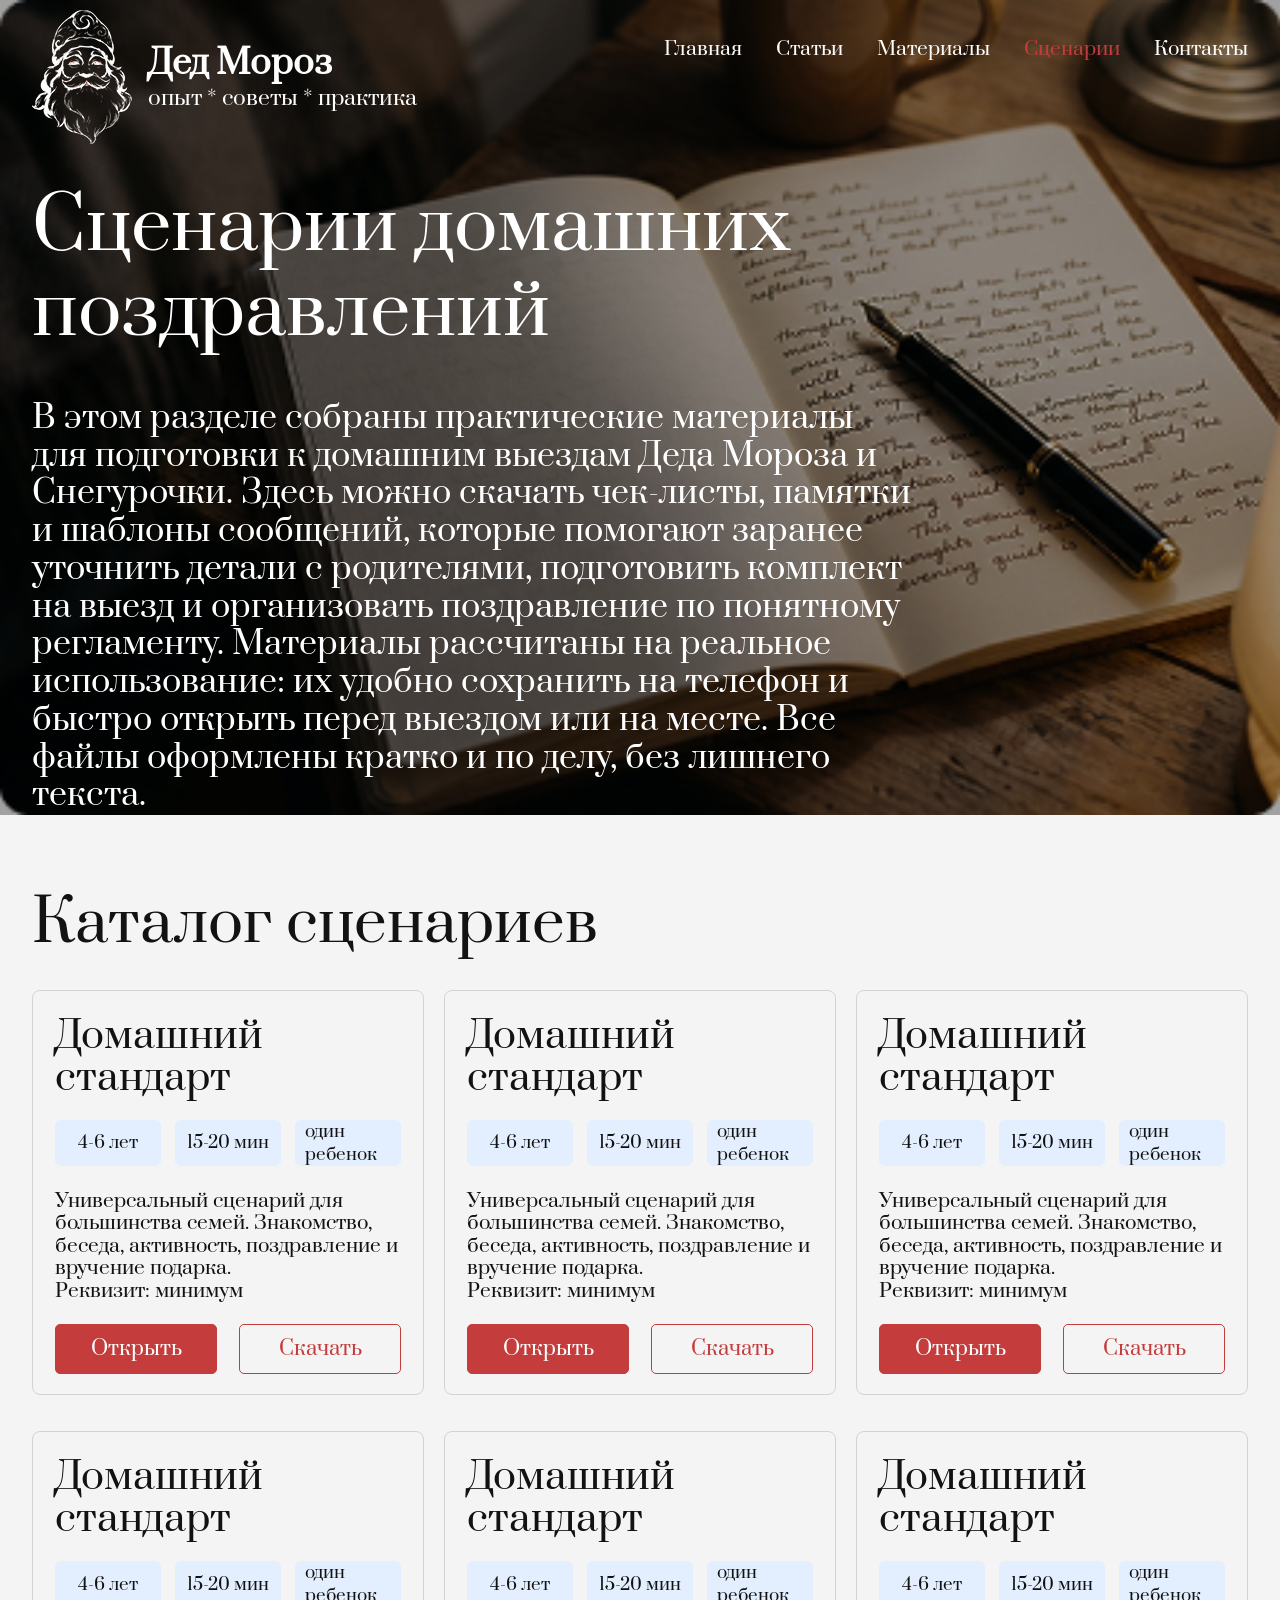
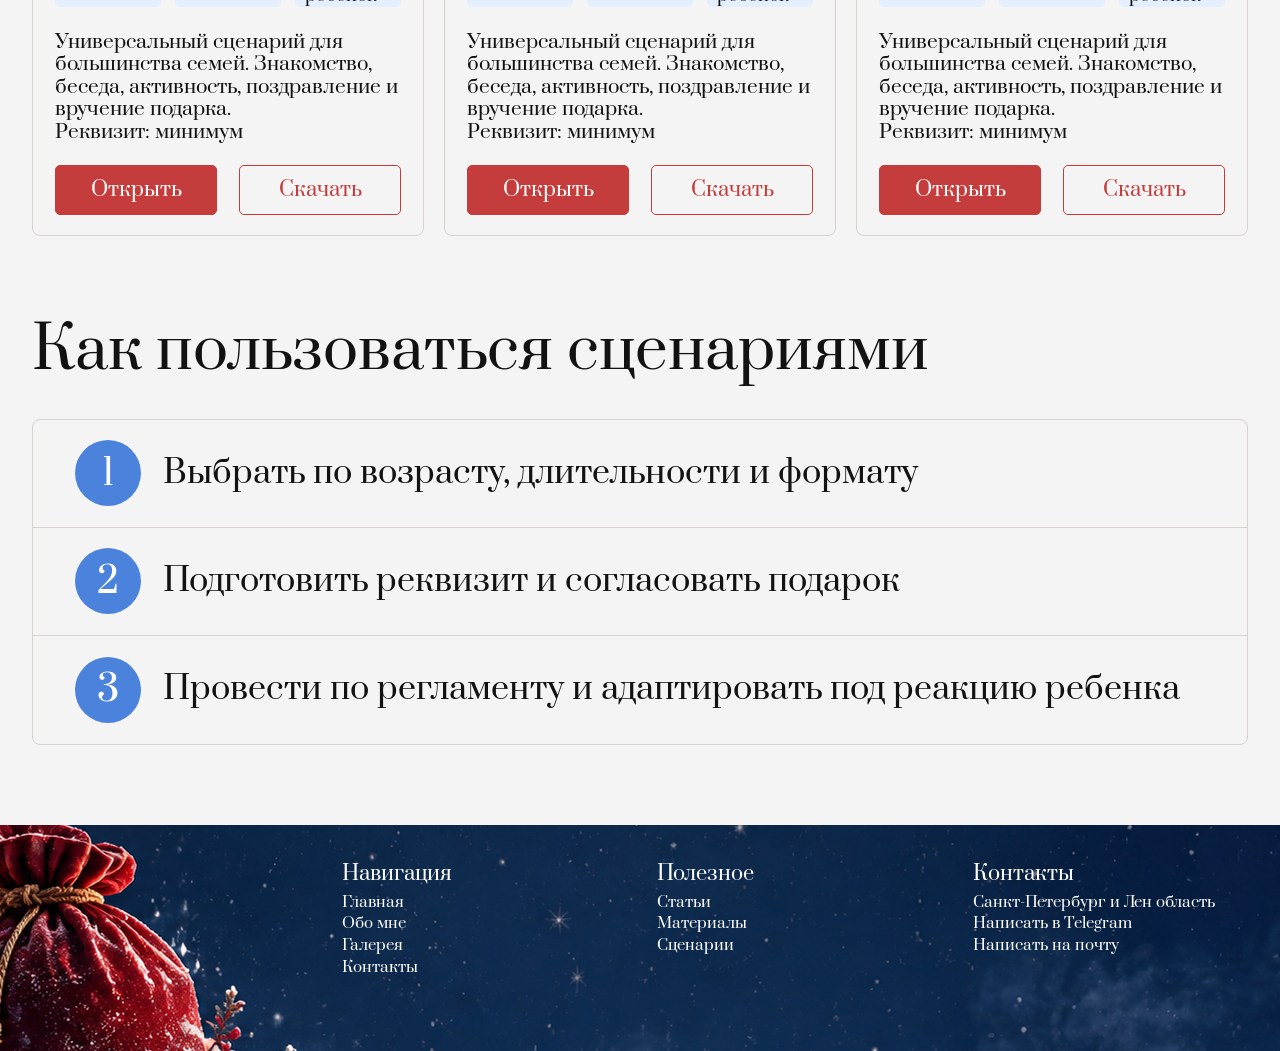
<file: scenarios.html>
<!DOCTYPE html>
<html lang="ru">
<head>
  <meta charset="UTF-8">
  <meta name="viewport" content="width=device-width, initial-scale=1.0">
  <title>Сценарии домашних поздравлений</title>
  <link rel="preconnect" href="https://fonts.googleapis.com">
  <link rel="preconnect" href="https://fonts.gstatic.com" crossorigin>
  <link href="https://fonts.googleapis.com/css2?family=Prata&display=swap" rel="stylesheet">
  <link rel="stylesheet" href="styles.css">
</head>
<body>
  <section class="page-hero page-hero--dark" style="--hero:url('assets/hero-scenarios.png')">
    <header class="site-header site-header--dark">
      <div class="container header__inner">
        <a class="brand" href="index.html" aria-label="Дед Мороз">
          <img src="assets/logo-light.png" alt="">
          <span><strong>Дед Мороз</strong><small>опыт * советы * практика</small></span>
        </a>
        <nav class="main-nav" aria-label="Основная навигация">
          <a href="index.html">Главная</a>
          <a href="articles.html">Статьи</a>
          <a href="materials.html">Материалы</a>
          <a class="active" href="scenarios.html">Сценарии</a>
          <a href="contacts.html">Контакты</a>
        </nav>
      </div>
    </header>
    <div class="container page-hero__content reveal">
      <h1>Сценарии домашних<br>поздравлений</h1>
      <p>В этом разделе собраны практические материалы для подготовки к домашним выездам Деда Мороза и Снегурочки. Здесь можно скачать чек-листы, памятки и шаблоны сообщений, которые помогают заранее уточнить детали с родителями, подготовить комплект на выезд и организовать поздравление по понятному регламенту. Материалы рассчитаны на реальное использование: их удобно сохранить на телефон и быстро открыть перед выездом или на месте. Все файлы оформлены кратко и по делу, без лишнего текста.</p>
    </div>
  </section>

  <main>
    <section class="section catalog-section">
      <div class="container reveal">
        <h2 class="page-title">Каталог сценариев</h2>
        <div class="scenario-grid">
          <article class="scenario-card"><h3>Домашний стандарт</h3><div><span>4-6 лет</span><span>15-20 мин</span><span>один ребенок</span></div><p>Универсальный сценарий для большинства семей. Знакомство, беседа, активность, поздравление и вручение подарка.</p><p>Реквизит: минимум</p><footer><a class="btn btn--solid" href="scenario.html">Открыть</a><a class="btn btn--outline" href="#">Скачать</a></footer></article>
          <article class="scenario-card"><h3>Домашний стандарт</h3><div><span>4-6 лет</span><span>15-20 мин</span><span>один ребенок</span></div><p>Универсальный сценарий для большинства семей. Знакомство, беседа, активность, поздравление и вручение подарка.</p><p>Реквизит: минимум</p><footer><a class="btn btn--solid" href="scenario.html">Открыть</a><a class="btn btn--outline" href="#">Скачать</a></footer></article>
          <article class="scenario-card"><h3>Домашний стандарт</h3><div><span>4-6 лет</span><span>15-20 мин</span><span>один ребенок</span></div><p>Универсальный сценарий для большинства семей. Знакомство, беседа, активность, поздравление и вручение подарка.</p><p>Реквизит: минимум</p><footer><a class="btn btn--solid" href="scenario.html">Открыть</a><a class="btn btn--outline" href="#">Скачать</a></footer></article>
          <article class="scenario-card"><h3>Домашний стандарт</h3><div><span>4-6 лет</span><span>15-20 мин</span><span>один ребенок</span></div><p>Универсальный сценарий для большинства семей. Знакомство, беседа, активность, поздравление и вручение подарка.</p><p>Реквизит: минимум</p><footer><a class="btn btn--solid" href="scenario.html">Открыть</a><a class="btn btn--outline" href="#">Скачать</a></footer></article>
          <article class="scenario-card"><h3>Домашний стандарт</h3><div><span>4-6 лет</span><span>15-20 мин</span><span>один ребенок</span></div><p>Универсальный сценарий для большинства семей. Знакомство, беседа, активность, поздравление и вручение подарка.</p><p>Реквизит: минимум</p><footer><a class="btn btn--solid" href="scenario.html">Открыть</a><a class="btn btn--outline" href="#">Скачать</a></footer></article>
          <article class="scenario-card"><h3>Домашний стандарт</h3><div><span>4-6 лет</span><span>15-20 мин</span><span>один ребенок</span></div><p>Универсальный сценарий для большинства семей. Знакомство, беседа, активность, поздравление и вручение подарка.</p><p>Реквизит: минимум</p><footer><a class="btn btn--solid" href="scenario.html">Открыть</a><a class="btn btn--outline" href="#">Скачать</a></footer></article>
        </div>
      </div>
    </section>

    <section class="section use-section">
      <div class="container reveal">
        <h2 class="page-title">Как пользоваться сценариями</h2>
        <ol class="number-list">
          <li><span>1</span>Выбрать по возрасту, длительности и формату</li>
          <li><span>2</span>Подготовить реквизит и согласовать подарок</li>
          <li><span>3</span>Провести по регламенту и адаптировать под реакцию ребенка</li>
        </ol>
      </div>
    </section>
  </main>

  <footer class="site-footer">
    <div class="container footer-grid">
      <div></div>
      <nav><h2>Навигация</h2><a href="index.html">Главная</a><a href="index.html#author">Обо мне</a><a href="index.html#gallery">Галерея</a><a href="contacts.html">Контакты</a></nav>
      <nav><h2>Полезное</h2><a href="articles.html">Статьи</a><a href="materials.html">Материалы</a><a href="scenarios.html">Сценарии</a></nav>
      <nav><h2>Контакты</h2><span>Санкт-Петербург и Лен область</span><a href="https://t.me/My_beautiful_distress">Написать в Telegram</a><a href="mailto:selfishhever@gmail.com">Написать на почту</a></nav>
    </div>
  </footer>
  <script src="main.js"></script>
</body>
</html>
</file>
<file: styles.css>
:root {
  --accent: #C43C3C;
  --text: #121212;
  --bg: #F4F4F4;
  --muted: #d8d2cf;
  --blue: #7ea7d8;
  --blue-soft: #eaf1ff;
  --grid-width: 1360px;
}

* {
  box-sizing: border-box;
}

html {
  scroll-behavior: smooth;
}

body {
  margin: 0;
  color: var(--text);
  background: var(--bg);
  font-family: "Prata", Georgia, serif;
  font-weight: 400;
}

img {
  display: block;
  max-width: 100%;
}

a {
  color: inherit;
  text-decoration: none;
  transition: color .25s ease, opacity .25s ease, border-color .25s ease, background-color .25s ease, transform .25s ease, box-shadow .25s ease;
}

a:hover {
  color: var(--accent);
}

.container {
  width: min(var(--grid-width), calc(100% - 64px));
  margin: 0 auto;
}

.site-header {
  position: relative;
  z-index: 3;
  padding: 10px 0 0;
}

.site-header--plain {
  padding-top: 0;
}

.header__inner {
  width: min(1600px, calc(100% - 64px));
  max-width: 1600px;
  min-height: 118px;
  display: flex;
  align-items: flex-start;
  justify-content: space-between;
  gap: 48px;
}

.brand {
  display: inline-flex;
  align-items: center;
  gap: 16px;
  color: inherit;
}

.brand:hover {
  color: inherit;
  opacity: .78;
}

.brand img {
  width: 100px;
  height: 134px;
  object-fit: contain;
}

.brand strong,
.brand small {
  display: block;
}

.brand strong {
  font-size: 34px;
  line-height: 1;
}

.brand small {
  margin-top: 8px;
  font-size: 21px;
  line-height: 1;
}

.main-nav {
  display: flex;
  align-items: center;
  gap: 34px;
  padding-top: 30px;
  font-size: 19px;
  line-height: 1;
}

.main-nav a.active {
  color: var(--accent);
}

.site-header--dark {
  color: #fff;
}

.site-header--light,
.site-header--plain {
  color: var(--text);
}

.home-hero {
  position: relative;
  min-height: 840px;
  overflow: hidden;
  background: url("assets/hero-main.png") center top / cover no-repeat;
}

.home-hero::after {
  content: "";
  position: absolute;
  inset: 0;
  z-index: 1;
  pointer-events: none;
  background: url("assets/hero-frost.png") center top / cover no-repeat;
}

.home-hero__content {
  position: relative;
  z-index: 2;
  padding-top: 30px;
}

.home-hero h1 {
  margin: 24px 0 32px;
  max-width: 640px;
  font-size: 52px;
  line-height: 1.16;
  font-weight: 400;
}

.home-hero h1 span {
  color: var(--accent);
}

.hero-actions {
  display: flex;
  gap: 16px;
  align-items: center;
}

.btn,
.small-btn {
  display: inline-flex;
  align-items: center;
  justify-content: center;
  min-height: 56px;
  padding: 0 28px;
  border: 1px solid var(--accent);
  border-radius: 5px;
  font-size: 20px;
  line-height: 1;
  cursor: pointer;
}

.small-btn {
  min-height: 42px;
  padding: 0 18px;
  border-color: transparent;
  background: #fff;
  color: var(--text);
  font-size: 16px;
}

.btn--solid {
  color: #fff;
  background: var(--accent);
}

.btn--outline {
  color: var(--accent);
  background: transparent;
}

.btn:hover,
.small-btn:hover {
  color: #fff;
  background: var(--accent);
  border-color: var(--accent);
  transform: translateY(-2px);
}

.btn--solid:hover {
  background: #a92929;
  border-color: #a92929;
}

.magic-call {
  position: relative;
  width: 330px;
  margin-top: 36px;
  margin-left: 0;
  min-height: 134px;
}

.magic-call__button {
  width: 134px;
  height: 135px;
  cursor: pointer;
  touch-action: manipulation;
  transform-origin: center;
  user-select: none;
  will-change: transform, filter;
}

.magic-call__button:focus-visible {
  outline: 2px solid rgba(196, 60, 60, .72);
  outline-offset: 5px;
}

.magic-call__button.is-tinsel-pressed {
  animation: lights-button-press .52s cubic-bezier(.2, .8, .22, 1) both;
}

.tinsel-particle {
  position: fixed;
  left: var(--x);
  top: var(--y);
  z-index: 20;
  width: var(--w);
  height: var(--h);
  border-radius: 999px;
  background: var(--color);
  box-shadow: 0 0 10px rgba(255, 255, 255, .65);
  opacity: 0;
  pointer-events: none;
  animation: tinsel-flight var(--duration) cubic-bezier(.12, .68, .22, 1) forwards;
}

.tinsel-particle--strip {
  border-radius: 2px;
}

@keyframes lights-button-press {
  0% {
    filter: drop-shadow(0 0 0 rgba(255, 255, 255, 0));
    transform: scale(1);
  }

  30% {
    filter: drop-shadow(0 0 16px rgba(255, 255, 255, .96)) drop-shadow(0 0 28px rgba(226, 194, 118, .78));
    transform: scale(.88);
  }

  62% {
    filter: drop-shadow(0 0 12px rgba(255, 255, 255, .72)) drop-shadow(0 0 20px rgba(196, 60, 60, .38));
    transform: scale(1.06);
  }

  100% {
    filter: drop-shadow(0 0 0 rgba(255, 255, 255, 0));
    transform: scale(1);
  }
}

@keyframes tinsel-flight {
  0% {
    opacity: 0;
    transform: translate(-50%, -50%) scale(.45) rotate(0deg);
  }

  12% {
    opacity: 1;
  }

  78% {
    opacity: .9;
  }

  100% {
    opacity: 0;
    transform: translate(calc(-50% + var(--dx)), calc(-50% + var(--dy))) scale(var(--scale)) rotate(var(--rot));
  }
}

.magic-call__note {
  position: absolute;
  top: 20px;
  left: 150px;
  width: 256px;
  height: 88px;
}

.section {
  padding: 64px 0;
}

.author-section {
  padding-top: 62px;
  padding-bottom: 56px;
}

.author-grid {
  display: grid;
  grid-template-columns: 440px 1fr;
  gap: 96px;
  align-items: start;
}

.author-copy h2,
.page-title,
.content-title {
  margin: 0;
  font-size: 58px;
  line-height: 1.08;
  font-weight: 400;
}

.author-copy p {
  margin: 12px 0 0;
  font-size: 28px;
  line-height: 1.18;
}

.author-photos {
  display: grid;
  grid-template-columns: repeat(2, 325px);
  gap: 56px 84px;
  padding-top: 24px;
}

.author-photos img {
  width: 325px;
  height: 317px;
  object-fit: cover;
  border-radius: 8px;
}

.compact-section {
  padding-top: 20px;
  padding-bottom: 42px;
}

.line-title {
  display: flex;
  align-items: center;
  justify-content: center;
  gap: 28px;
  margin: 0 0 26px;
  font-size: 50px;
  line-height: 1;
  font-weight: 400;
  text-align: center;
}

.line-title::before,
.line-title::after {
  content: "";
  flex: 1 1 0;
  height: 4px;
  background: #ded9d7;
}

.line-title span {
  flex: 0 0 auto;
}

.line-title--wide {
  max-width: 1080px;
  margin-left: auto;
  margin-right: auto;
}

.benefit-grid {
  display: grid;
  grid-template-columns: repeat(4, 1fr);
  gap: 20px;
}

.benefit-card {
  min-height: 158px;
  padding: 18px 20px 18px;
  border: 1px solid #d8d2cf;
  border-radius: 8px;
  background: var(--bg);
  text-align: center;
  transition: transform .25s ease, box-shadow .25s ease, border-color .25s ease;
}

.benefit-card:hover {
  transform: translateY(-3px);
  border-color: var(--accent);
  box-shadow: 0 12px 24px rgba(18, 18, 18, .08);
}

.benefit-card__icon {
  width: 40px;
  height: 40px;
  margin: 0 auto 8px;
  object-fit: contain;
}

.benefit-card h3 {
  margin: 0;
  font-size: 20px;
  line-height: 1.18;
  font-weight: 400;
}

.benefit-card p {
  margin: 8px auto 0;
  max-width: 260px;
  font-size: 13px;
  line-height: 1.18;
}

.process {
  position: relative;
  display: grid;
  grid-template-columns: repeat(6, 1fr);
  gap: 18px;
  margin-top: 34px;
  padding-top: 4px;
  text-align: center;
}

.process__line {
  position: absolute;
  left: 0;
  right: 0;
  top: 123px;
  height: 4px;
  background: #d8d2cf;
}

.process-step {
  position: relative;
  z-index: 1;
}

.process-step img {
  width: 80px;
  height: 86px;
  object-fit: contain;
  margin: 0 auto 24px;
}

.process-step span {
  display: block;
  width: 20px;
  height: 20px;
  margin: 0 auto 10px;
  border-radius: 50%;
  background: #e42929;
  box-shadow: 0 0 12px rgba(228, 41, 41, .5);
}

.process-step h3 {
  margin: 0;
  font-size: 16px;
  line-height: 1.08;
  font-weight: 400;
}

.process-step p {
  margin: 4px 0 0;
  font-size: 12px;
  line-height: 1.12;
}

.link-section {
  padding-top: 30px;
  padding-bottom: 42px;
}

.promo-grid {
  display: grid;
  grid-template-columns: repeat(3, 1fr);
  gap: 20px;
}

.promo-card {
  --promo-image: none;
  min-height: 180px;
  display: flex;
  flex-direction: column;
  align-items: flex-start;
  justify-content: flex-start;
  padding: 18px 20px;
  border-radius: 8px;
  overflow: hidden;
  color: #fff;
  background-color: #222;
  background-image: linear-gradient(90deg, rgba(0, 0, 0, .76), rgba(0, 0, 0, .18)), var(--promo-image);
  background-position: center;
  background-size: cover;
  position: relative;
  transition: transform .25s ease, box-shadow .25s ease;
}

.promo-card h2,
.promo-card p,
.promo-card a {
  position: relative;
  z-index: 1;
}

.promo-card h2 {
  margin: 0 0 8px;
  font-size: 32px;
  line-height: 1;
  font-weight: 400;
}

.promo-card p {
  max-width: 330px;
  margin: 0 0 auto;
  font-size: 17px;
  line-height: 1.15;
}

.promo-card .small-btn {
  margin-top: 18px;
}

.promo-card:hover {
  transform: translateY(-4px);
  box-shadow: 0 16px 28px rgba(18, 18, 18, .14);
}

.section-heading-row {
  position: relative;
}

.section-heading-row .line-title {
  margin-bottom: 28px;
}

.section-heading-row > a {
  position: absolute;
  right: 0;
  top: 18px;
  font-size: 16px;
}

.article-preview-grid {
  display: grid;
  grid-template-columns: repeat(4, 1fr);
  gap: 20px;
}

.article-preview {
  display: block;
  min-height: 204px;
  border: 1px solid #d8d2cf;
  border-radius: 8px;
  overflow: hidden;
  background: #fff;
  color: var(--text);
  transition: transform .25s ease, box-shadow .25s ease, border-color .25s ease;
}

.article-preview:hover {
  color: var(--text);
  transform: translateY(-4px);
  border-color: var(--accent);
  box-shadow: 0 14px 26px rgba(18, 18, 18, .1);
}

.article-preview img {
  width: 100%;
  height: 92px;
  object-fit: cover;
}

.article-preview h3 {
  margin: 12px 12px 6px;
  font-size: 15px;
  line-height: 1.22;
  font-weight: 400;
}

.article-preview p {
  margin: 0 12px 12px;
  font-size: 12px;
  line-height: 1.2;
}

.gallery-section {
  padding-top: 20px;
  padding-bottom: 128px;
}

.gallery-grid {
  display: grid;
  grid-template-columns: repeat(6, 1fr);
  gap: 20px;
}

.gallery-grid a {
  display: block;
  overflow: hidden;
  border-radius: 8px;
}

.gallery-grid img {
  width: 100%;
  aspect-ratio: 210 / 240;
  object-fit: cover;
  transition: transform .3s ease, filter .3s ease;
}

.gallery-grid a:hover img {
  transform: scale(1.04);
  filter: saturate(1.08);
}

.site-footer {
  min-height: 226px;
  padding: 38px 0 34px;
  color: #fff;
  background: #0d2239 url("assets/footer-bg.png") center / cover no-repeat;
}

.footer-grid {
  display: grid;
  grid-template-columns: 270px repeat(3, 1fr);
  gap: 40px;
}

.footer-grid h2 {
  margin: 0 0 8px;
  font-size: 20px;
  line-height: 1.1;
  font-weight: 400;
}

.footer-grid a,
.footer-grid span {
  display: block;
  margin: 3px 0;
  font-size: 15px;
  line-height: 1.25;
}

.footer-grid a:hover {
  color: #fff;
  opacity: .7;
}

.page-hero {
  min-height: 760px;
  background: var(--hero) center / cover no-repeat;
  position: relative;
  overflow: hidden;
}

.page-hero--dark::before {
  content: "";
  position: absolute;
  inset: 0;
  background: rgba(0, 0, 0, .34);
}

.page-hero--dark .site-header,
.page-hero--dark .page-hero__content {
  position: relative;
  z-index: 1;
}

.page-hero__content {
  padding-top: 42px;
  color: #fff;
}

.page-hero__content h1,
.article-hero__content h1,
.contact-hero__content h1 {
  margin: 0;
  font-size: 72px;
  line-height: 1.18;
  font-weight: 400;
}

.page-hero__content p {
  max-width: 880px;
  margin: 44px 0 0;
  font-size: 32px;
  line-height: 1.18;
}

.article-hero,
.contact-hero {
  min-height: 640px;
}

.article-hero__content,
.contact-hero__content {
  padding-top: 36px;
  color: var(--text);
}

.article-hero__content h1,
.contact-hero__content h1 {
  max-width: 840px;
}

.article-hero__content p {
  max-width: 960px;
  margin: 62px 0 0;
  font-size: 32px;
  line-height: 1.18;
}

.contact-hero__content p {
  max-width: 860px;
  margin: 58px 0 0;
  font-size: 32px;
  line-height: 1.25;
}

.catalog-section {
  padding-top: 78px;
}

.file-grid,
.scenario-grid {
  display: grid;
  grid-template-columns: repeat(3, 1fr);
  gap: 36px 20px;
  margin-top: 34px;
}

.file-card,
.scenario-card,
.read-card {
  border: 1px solid #d8d2cf;
  border-radius: 8px;
  background: var(--bg);
  transition: transform .25s ease, box-shadow .25s ease, border-color .25s ease;
}

.file-card:hover,
.scenario-card:hover,
.read-card:hover {
  transform: translateY(-4px);
  border-color: var(--accent);
  box-shadow: 0 16px 28px rgba(18, 18, 18, .1);
}

.file-card {
  min-height: 456px;
  padding: 28px 26px 20px;
  display: flex;
  flex-direction: column;
}

.file-card__title {
  display: grid;
  grid-template-columns: 58px 1fr;
  gap: 22px;
  align-items: start;
}

.file-card__title span {
  display: inline-flex;
  align-items: center;
  justify-content: center;
  width: 56px;
  height: 56px;
  border-radius: 5px;
  background: var(--accent);
  color: #fff;
  font-size: 20px;
}

.file-card h3,
.scenario-card h3,
.read-card h3 {
  margin: 0;
  font-size: 38px;
  line-height: 1.12;
  font-weight: 400;
}

.file-card p,
.scenario-card p,
.read-card p {
  margin: 28px 0 0;
  font-size: 19px;
  line-height: 1.18;
}

.file-card small {
  display: block;
  margin-top: auto;
  margin-bottom: 18px;
  font-size: 15px;
}

.file-card .btn,
.scenario-card .btn,
.read-card .btn {
  width: 100%;
}

.use-section {
  padding-top: 20px;
  padding-bottom: 80px;
}

.number-list {
  margin: 36px 0 0;
  padding: 0;
  list-style: none;
  border: 1px solid #d8d2cf;
  border-radius: 8px;
  overflow: hidden;
}

.number-list li {
  display: flex;
  align-items: center;
  min-height: 108px;
  gap: 22px;
  padding: 0 42px;
  border-bottom: 1px solid #d8d2cf;
  font-size: 32px;
  line-height: 1.2;
}

.number-list li:last-child {
  border-bottom: 0;
}

.number-list span,
.blue-timeline span,
.circle-list li::before {
  display: inline-flex;
  align-items: center;
  justify-content: center;
  flex: 0 0 auto;
  width: 66px;
  height: 66px;
  border-radius: 50%;
  background: #4b83dc;
  color: #fff;
  font-size: 36px;
}

.scenario-card {
  min-height: 370px;
  padding: 24px 22px 20px;
}

.scenario-card div {
  display: grid;
  grid-template-columns: repeat(3, 1fr);
  gap: 14px;
  margin: 20px 0 24px;
}

.scenario-card div span {
  min-height: 42px;
  display: inline-flex;
  align-items: center;
  justify-content: center;
  padding: 0 10px;
  border-radius: 6px;
  background: #e3efff;
  font-size: 17px;
}

.scenario-card p {
  margin-top: 0;
}

.scenario-card footer {
  display: grid;
  grid-template-columns: 1fr 1fr;
  gap: 22px;
  margin-top: 22px;
}

.scenario-card .btn {
  min-height: 50px;
}

.article-catalog {
  padding-top: 78px;
  padding-bottom: 110px;
}

.article-list-grid {
  display: grid;
  grid-template-columns: repeat(2, 1fr);
  gap: 46px 20px;
  margin-top: 34px;
}

.read-card {
  min-height: 376px;
  padding: 24px 24px 24px;
  display: flex;
  flex-direction: column;
}

.read-card p {
  margin-top: 26px;
}

.read-card footer {
  display: grid;
  grid-template-columns: 220px 1fr;
  align-items: center;
  gap: 20px;
  margin-top: auto;
}

.time-mark {
  display: inline-flex;
  align-items: center;
  gap: 14px;
  font-size: 20px;
}

.time-mark::before {
  content: "";
  width: 32px;
  height: 32px;
  border: 5px solid #111;
  border-radius: 50%;
  background:
    linear-gradient(#111, #111) center 8px / 3px 10px no-repeat,
    linear-gradient(#111, #111) 17px 17px / 9px 3px no-repeat;
}

.site-header--plain + .detail-page,
.site-header--plain + .article-detail-page {
  margin-top: 0;
}

.detail-page,
.article-detail-page {
  background: var(--bg);
}

.scenario-detail {
  padding-top: 54px;
  padding-bottom: 90px;
}

.detail-intro {
  display: grid;
  grid-template-columns: 1fr 555px;
  gap: 120px;
  align-items: start;
}

.detail-intro h1,
.article-detail h1 {
  margin: 0;
  font-size: 68px;
  line-height: 1.22;
  font-weight: 400;
}

.detail-intro p {
  max-width: 590px;
  margin: 70px 0 0;
  font-size: 32px;
  line-height: 1.22;
}

.params-card {
  margin-top: 38px;
  padding: 32px 36px;
  border-radius: 5px;
  background: #eaf0ff;
}

.params-card h2 {
  margin: 0 0 14px;
  color: #3a62a5;
  font-size: 32px;
  line-height: 1.2;
  font-weight: 400;
}

.params-card p {
  max-width: none;
  margin: 0 0 18px;
  font-size: 28px;
  line-height: 1.2;
}

.content-title {
  margin-top: 58px;
  margin-bottom: 34px;
  font-size: 50px;
}

.blue-timeline {
  display: grid;
  grid-template-columns: repeat(6, 1fr);
  align-items: start;
  gap: 16px;
  position: relative;
  text-align: center;
}

.blue-timeline::before {
  content: "";
  position: absolute;
  left: 70px;
  right: 70px;
  top: 33px;
  height: 3px;
  background: #b9cdea;
}

.blue-timeline article {
  position: relative;
  z-index: 1;
}

.blue-timeline span {
  margin: 0 auto 14px;
  background: #7fa9dc;
}

.blue-timeline p {
  margin: 0;
  font-size: 16px;
  line-height: 1.14;
}

.scenario-table {
  width: 100%;
  border-collapse: collapse;
  font-size: 23px;
  line-height: 1.12;
}

.scenario-table th {
  text-align: left;
  font-size: 31px;
  font-weight: 400;
  padding: 0 12px 12px;
  border-bottom: 2px solid #d8d2cf;
}

.scenario-table td {
  vertical-align: top;
  padding: 16px 12px;
  border-bottom: 1px solid #d8d2cf;
}

.scenario-table th + th,
.scenario-table td + td {
  border-left: 1px solid #d8d2cf;
}

.scenario-table tr:last-child td {
  border-bottom: 0;
}

.long-text {
  margin: 92px 0 0;
  max-width: 1280px;
  font-size: 33px;
  line-height: 1.17;
}

.article-detail {
  padding-top: 22px;
  padding-bottom: 72px;
}

.article-block {
  display: grid;
  grid-template-columns: 1fr 555px;
  gap: 80px;
  align-items: start;
}

.article-block + .article-block {
  margin-top: 66px;
}

.article-block--middle {
  grid-template-columns: 555px 1fr;
  gap: 72px;
  align-items: center;
}

.article-block--bottom {
  grid-template-columns: 1fr 555px;
  align-items: end;
}

.article-detail h1 {
  font-size: 56px;
  line-height: 1.25;
}

.article-detail h2 {
  margin: 58px 0 30px;
  font-size: 38px;
  line-height: 1.22;
  font-weight: 400;
}

.article-detail p {
  margin: 0 0 28px;
  font-size: 27px;
  line-height: 1.18;
}

.article-detail img {
  width: 555px;
  border-radius: 16px;
  object-fit: cover;
}

.snow-list,
.cross-list,
.circle-list {
  margin: 0;
  padding: 0;
  list-style: none;
  font-size: 25px;
  line-height: 1.28;
}

.circle-list {
  counter-reset: article-step;
}

.snow-list li,
.cross-list li {
  position: relative;
  padding-left: 36px;
  margin: 10px 0;
}

.snow-list li::before {
  content: "✽";
  position: absolute;
  left: 0;
  top: 0;
  color: #77a6d9;
}

.cross-list li::before {
  content: "×";
  position: absolute;
  left: 0;
  top: -1px;
  color: #77a6d9;
  font-weight: 700;
}

.circle-list li {
  counter-increment: article-step;
  display: flex;
  align-items: center;
  gap: 10px;
  margin: 10px 0;
}

.circle-list li::before {
  content: counter(article-step);
  width: 22px;
  height: 22px;
  border: 2px solid #87b4e8;
  background: #f7fbff;
  color: #6fa0d6;
  font-size: 14px;
  line-height: 1;
}

.contact-section {
  padding-top: 92px;
  padding-bottom: 88px;
}

.contact-grid {
  display: grid;
  grid-template-columns: repeat(2, 1fr);
  gap: 20px;
  margin-top: 54px;
}

.contact-card {
  min-height: 134px;
  display: flex;
  align-items: center;
  gap: 42px;
  padding: 18px 40px;
  border: 1px solid #497ed2;
  border-radius: 8px;
  background: var(--bg);
  color: #3268c4;
  box-shadow: 0 3px 8px rgba(18, 18, 18, .1);
}

.contact-card:hover {
  color: var(--accent);
  transform: translateY(-3px);
  border-color: var(--accent);
}

.contact-icon {
  display: inline-flex;
  align-items: center;
  justify-content: center;
  width: 100px;
  height: 100px;
  border-radius: 50%;
  background: #e7f3ff;
}

.contact-icon svg {
  width: 58px;
  height: 58px;
  fill: none;
  stroke: currentColor;
  stroke-width: 3;
  stroke-linecap: round;
  stroke-linejoin: round;
}

.contact-card small,
.contact-card strong {
  display: block;
  font-weight: 400;
}

.contact-card small {
  margin-bottom: 8px;
  color: var(--text);
  font-size: 27px;
}

.contact-card strong {
  font-size: 40px;
  line-height: 1.1;
}

.reveal {
  opacity: 0;
  transform: translateY(28px);
  transition: opacity .7s ease, transform .7s ease;
}

.reveal.is-visible {
  opacity: 1;
  transform: translateY(0);
}

@media (max-width: 1200px) {
  .header__inner {
    width: min(var(--grid-width), calc(100% - 64px));
  }

  .brand strong {
    font-size: 30px;
  }

  .main-nav {
    gap: 24px;
    font-size: 18px;
  }

  .author-grid,
  .detail-intro,
  .article-block,
  .article-block--middle,
  .article-block--bottom {
    grid-template-columns: 1fr;
  }

  .author-photos {
    grid-template-columns: repeat(2, minmax(220px, 325px));
  }

  .article-detail img {
    width: min(555px, 100%);
  }

  .file-grid,
  .scenario-grid {
    grid-template-columns: repeat(2, 1fr);
  }

  .contact-card strong {
    font-size: 32px;
  }
}

@media (max-width: 900px) {
  .container,
  .header__inner {
    width: calc(100% - 32px);
  }

  .header__inner {
    min-height: 0;
    align-items: flex-start;
    gap: 16px;
    padding-bottom: 18px;
  }

  .brand {
    gap: 10px;
  }

  .brand img {
    width: 54px;
    height: 72px;
  }

  .brand strong {
    font-size: 23px;
  }

  .brand small {
    font-size: 13px;
    margin-top: 5px;
  }

  .main-nav {
    justify-content: flex-end;
    flex-wrap: wrap;
    gap: 10px 14px;
    padding-top: 16px;
    font-size: 15px;
  }

  .home-hero {
    min-height: 670px;
    background-position: 58% top;
  }

  .home-hero__content {
    padding-top: 10px;
  }

  .home-hero h1 {
    max-width: 330px;
    font-size: 32px;
  }

  .hero-actions {
    flex-wrap: wrap;
  }

  .btn,
  .small-btn {
    min-height: 44px;
    padding: 0 18px;
    font-size: 16px;
  }

  .magic-call {
    width: 250px;
    margin-top: 24px;
  }

  .magic-call__button {
    width: 90px;
    height: 91px;
  }

  .magic-call__note {
    left: 104px;
    width: 170px;
    height: auto;
  }

  .section {
    padding: 42px 0;
  }

  .author-copy h2,
  .page-title,
  .content-title {
    font-size: 38px;
  }

  .author-copy p,
  .detail-intro p,
  .long-text,
  .article-detail p {
    font-size: 21px;
  }

  .author-photos,
  .benefit-grid,
  .promo-grid,
  .article-preview-grid,
  .gallery-grid,
  .file-grid,
  .scenario-grid,
  .article-list-grid,
  .contact-grid {
    grid-template-columns: 1fr;
    gap: 16px;
  }

  .author-photos img {
    width: 100%;
    height: auto;
  }

  .line-title {
    gap: 14px;
    font-size: 34px;
  }

  .process,
  .blue-timeline {
    grid-template-columns: repeat(2, 1fr);
    gap: 28px 8px;
  }

  .process__line,
  .blue-timeline::before {
    display: none;
  }

  .section-heading-row > a {
    position: static;
    display: block;
    margin: -12px 0 18px;
    text-align: center;
  }

  .page-hero,
  .article-hero,
  .contact-hero {
    min-height: auto;
    padding-bottom: 72px;
  }

  .page-hero__content h1,
  .article-hero__content h1,
  .contact-hero__content h1,
  .detail-intro h1,
  .article-detail h1 {
    font-size: 42px;
  }

  .page-hero__content p,
  .article-hero__content p,
  .contact-hero__content p {
    margin-top: 28px;
  }

  .file-card h3,
  .scenario-card h3,
  .read-card h3 {
    font-size: 30px;
  }

  .file-card p,
  .scenario-card p,
  .read-card p {
    font-size: 17px;
  }

  .number-list li {
    min-height: 90px;
    padding: 16px;
    font-size: 22px;
  }

  .number-list span,
  .blue-timeline span {
    width: 46px;
    height: 46px;
    font-size: 25px;
  }

  .scenario-table-wrap {
    overflow-x: auto;
  }

  .scenario-table {
    min-width: 840px;
    font-size: 18px;
  }

  .scenario-table th {
    font-size: 23px;
  }

  .read-card footer,
  .scenario-card footer {
    grid-template-columns: 1fr;
  }

  .article-block,
  .article-block--middle,
  .article-block--bottom {
    gap: 28px;
  }

  .article-block--middle img {
    order: 2;
  }

  .article-detail h2 {
    font-size: 30px;
    margin-top: 34px;
  }

  .snow-list,
  .cross-list,
  .circle-list {
    font-size: 21px;
  }

  .contact-card {
    gap: 18px;
    padding: 16px;
  }

  .contact-icon {
    width: 72px;
    height: 72px;
  }

  .contact-card small {
    font-size: 20px;
  }

  .contact-card strong {
    font-size: 23px;
    overflow-wrap: anywhere;
  }

  .footer-grid {
    grid-template-columns: 1fr;
    gap: 18px;
  }

  .footer-grid > div {
    display: none;
  }
}

@media (max-width: 380px) {
  .main-nav {
    font-size: 13px;
  }

  .home-hero h1,
  .page-hero__content h1,
  .article-hero__content h1,
  .contact-hero__content h1,
  .detail-intro h1,
  .article-detail h1 {
    font-size: 34px;
  }

  .brand strong {
    font-size: 20px;
  }

  .brand small {
    font-size: 12px;
  }
}
</file>
